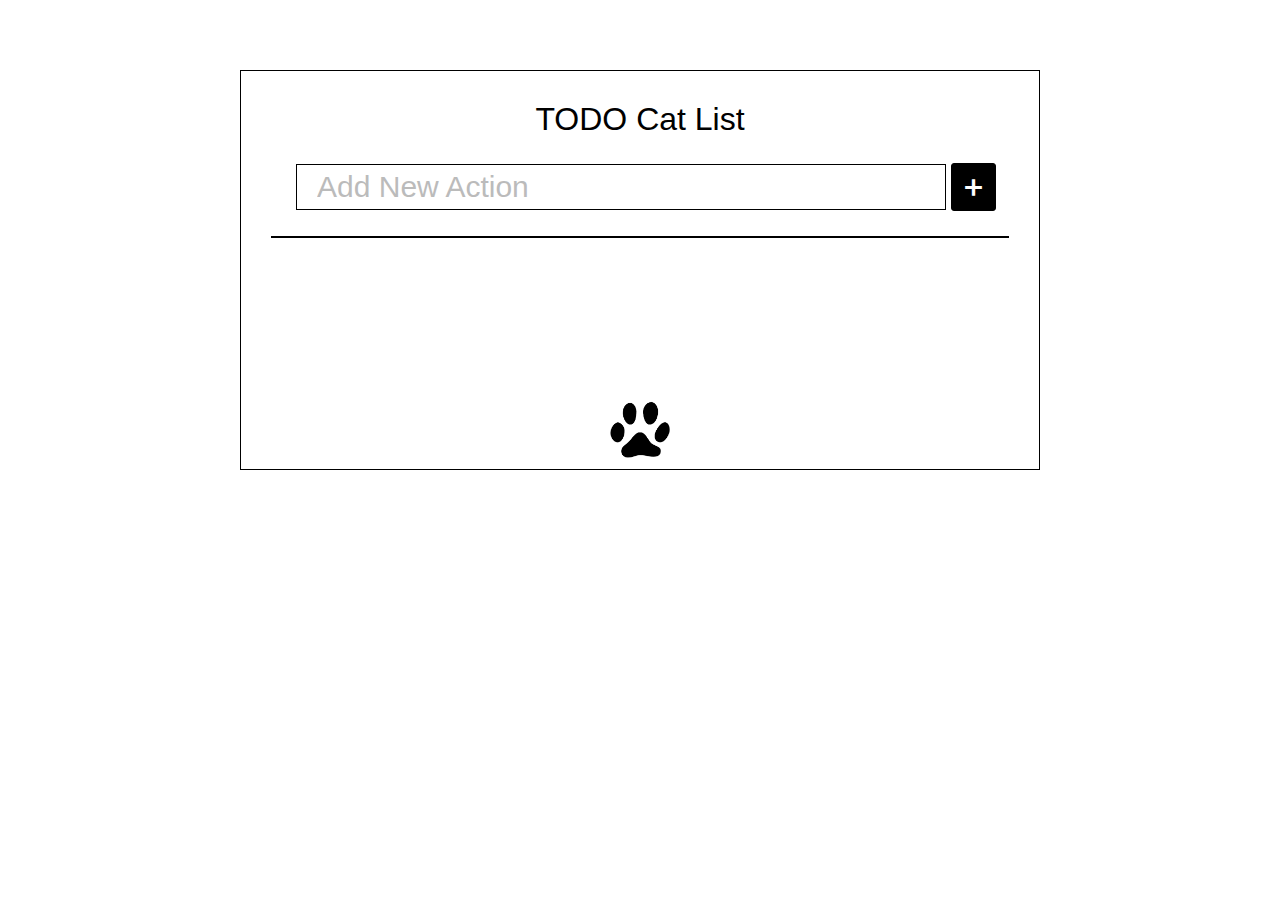
<file: FE_9_11_homework_dom/homework/index.html>
<!DOCTYPE html>
<html lang="en">
<head>
  <meta charset="UTF-8">
  <title>Homework 11 - TODO Cat List</title>
  <link rel="stylesheet" href="./assets/material-icons/material-icons.css">
  <link rel="stylesheet" href="./assets/styles.css">
</head>
<body>
  <div id="root" class="wrapper">
  	<div class="todo-cat">
  		<header>
  			<h1 class="todo-cat-header">TODO Cat List</h1>
  			<p id="warning_list-limit"></p>
  		</header>
  		<form class="form">
            <input id="taskInput" placeholder="Add New Action" required>
            <button id="addTaskButton"><i class="material-icons">add</i></button>
        </form>
  		<div id="list"></div>
  		<footer class="todo-cat-footer">
  			<img class="paw-img" src="assets/img/cat.png" alt="Cat Paw">
  		</footer>
  	</div>
  </div>

  <script src="./src/app.js"></script>
</body>
</html>
</file>
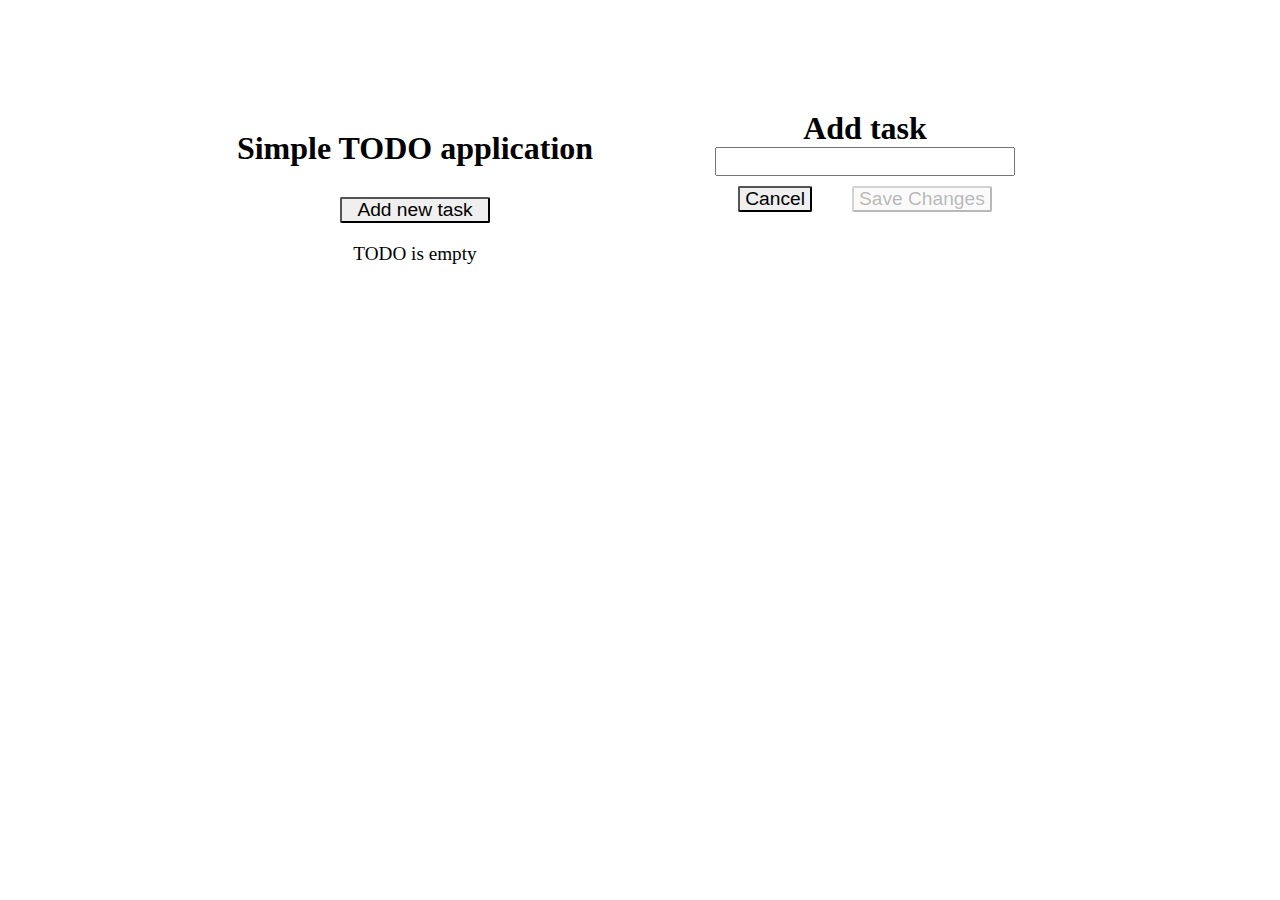
<file: FE_9_12_homework_bom/homework/index.html>
<!DOCTYPE html>
<html lang="en">
<head>
  <meta charset="UTF-8">
  <title>Homework 12 - Simple TODO List</title>
  <link rel="stylesheet" href="./assets/styles.css">
</head>
<body>
  <div id="root">
    <div class="application-view" id="main">
      <header>
        <h1 class="todo-header">Simple TODO application</h1>
      </header>
      <button class="add-new-btn" id="add">Add new task</button>
      <p class="todo-notifier">TODO is empty</p>
    </div>
  </div>

  <script src="./src/app.js"></script>
</body>
</html>
</file>
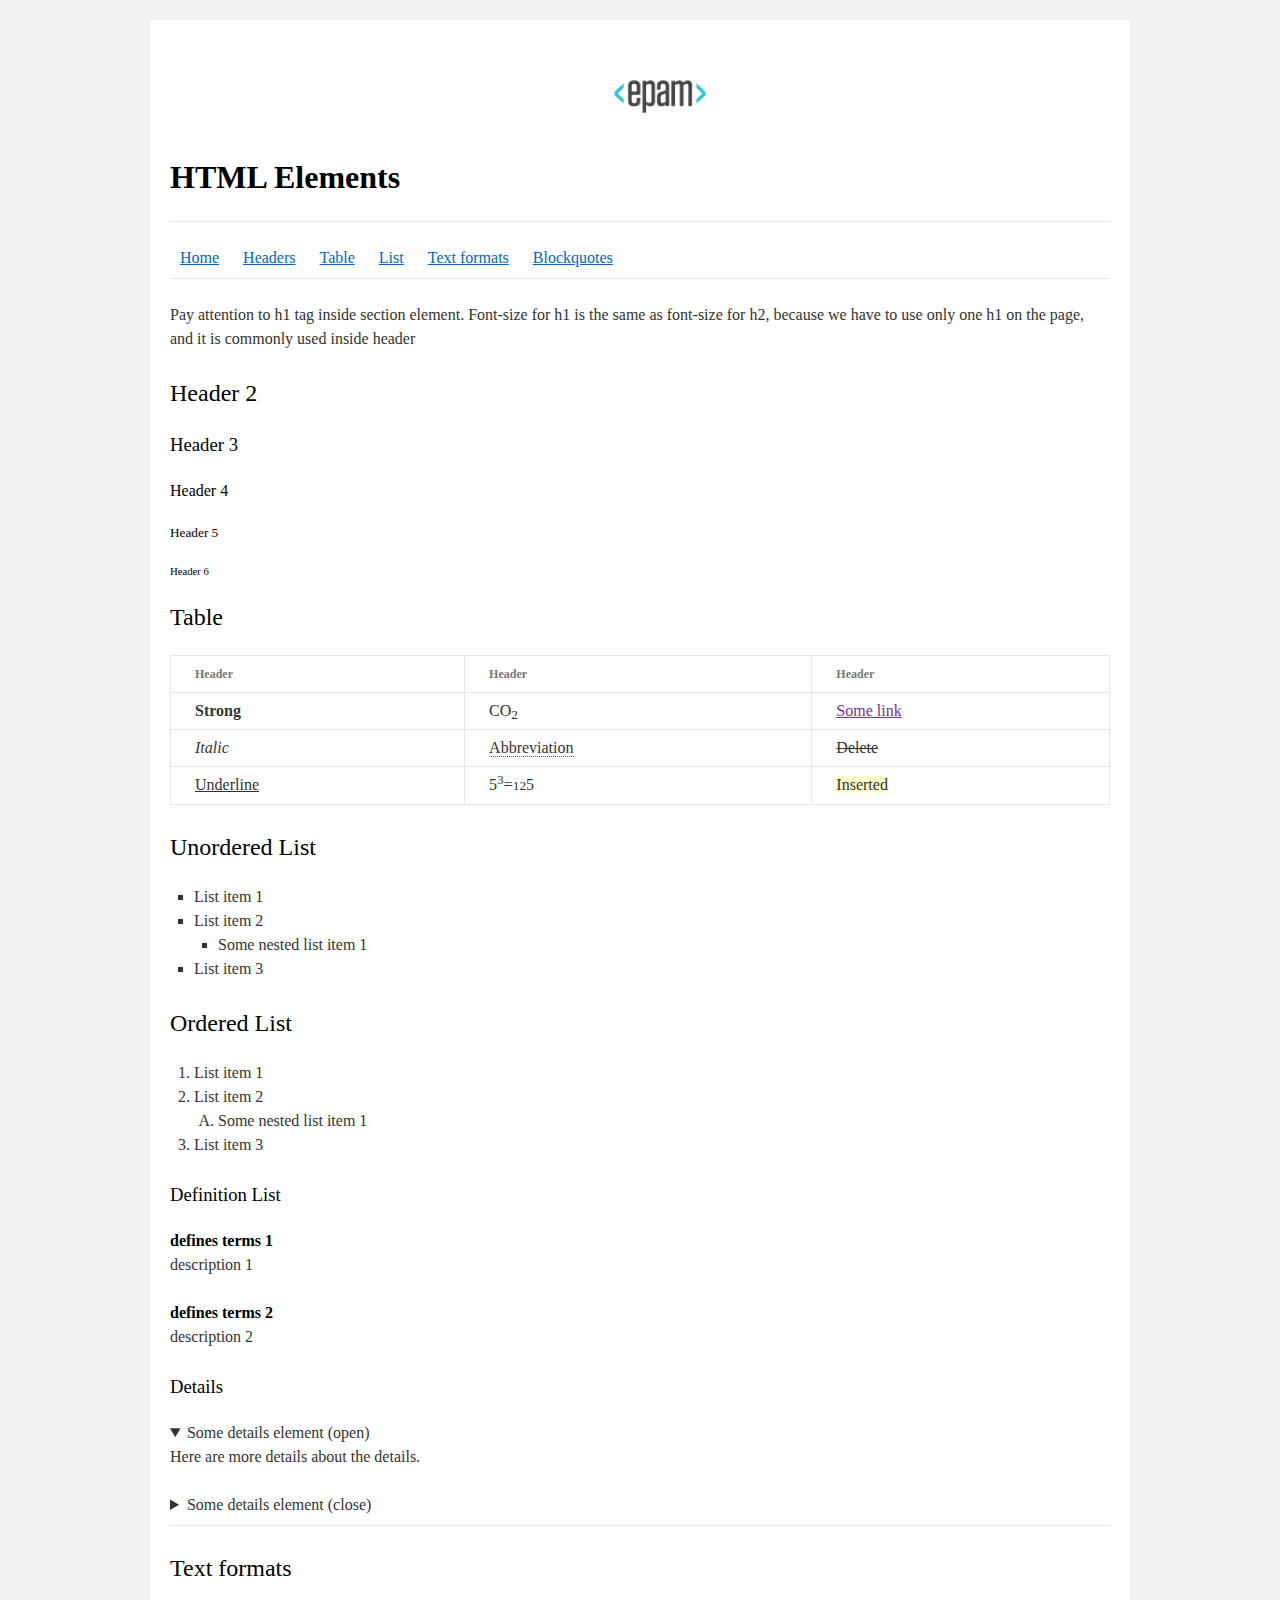
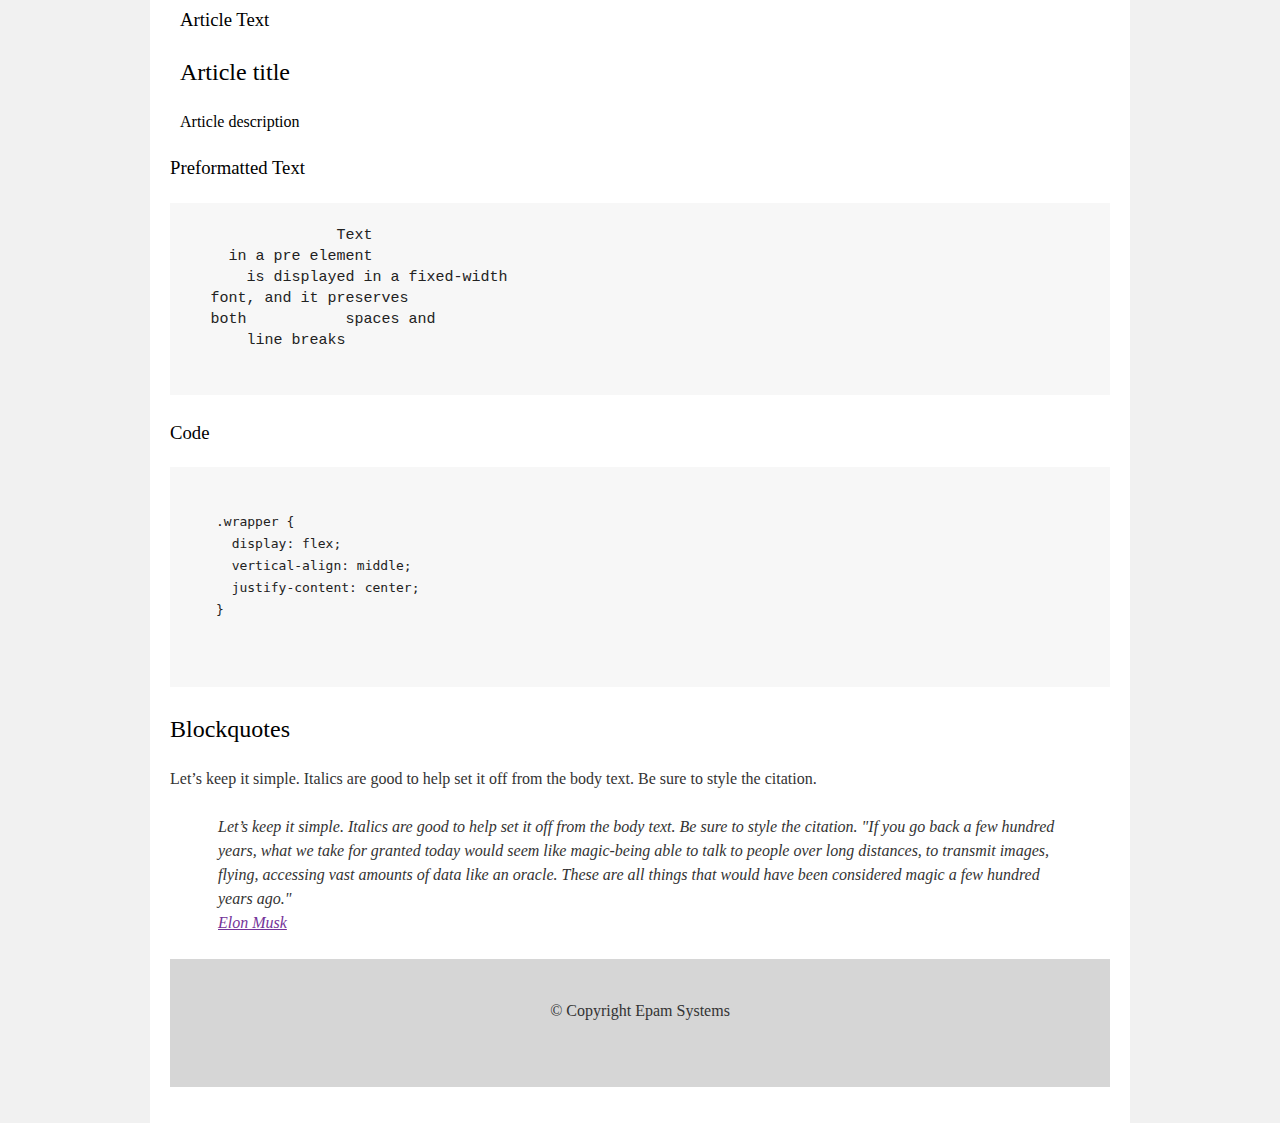
<file: FE_9_1_homework_html-basics/homework/index.html>
<!DOCTYPE html>
<html>

<head>
  <meta charset="utf-8">
  <title>HTML Basics</title>
  <link rel="stylesheet" href="style.css">
</head>

<body>
  <div id="wrapper">
    <div id="main">
      <div id="container">
        <div id="content" role="main">
          <!-- TODO: Content goes here -->
          <header id="home">
            <img src="logo.png" alt="Epam logo">
            <h1><b>HTML Elements</b></h1>
            <hr/>
            <nav>
              <a href="#">Home</a>
              <a href="#">Headers</a>
              <a href="#">Table</a>
              <a href="#">List</a>
              <a href="#">Text formats</a>
              <a href="#">Blockquotes</a>
            </nav>
            <hr/>
          </header>
          
          <main>
            <aside>
              <p>Pay attention to h1 tag inside section element. Font-size for h1 is the same as font-size for h2, because we have to use only one h1 on the page, and it is commonly used inside header</p>
            </aside>

            <h2>Header 2</h2>
            <h3>Header 3</h3>
            <h4>Header 4</h4>
            <h5>Header 5</h5>
            <h6>Header 6</h6>
            <h2>Table</h2>
            <table>
              <thead>
               <tr>
                  <th>Header</th>
                  <th>Header</th>
                  <th>Header</th>
               </tr>
              </thead>
              <tr>
                <td><strong>Strong</strong></td>
                <td>CO<sub>2</sub></td>
                <td><a href="">Some link</a></td>
              </tr> 
              <tr>
                <td><i>Italic</i></td>
                <td><abbr>Abbreviation</abbr></td>
                <td><del>Delete</del></td>
              </tr>
              <tr>
                <td><u>Underline</u></td>
                <td>5<sup>3</sup>=<small>12</small>5</td>
                <td><ins>Inserted</ins></td>
              </tr>
            </table>

            <h2>Unordered List</h2>

            <ul>
              <li>List item 1</li>
              <li>List item 2
                <ul>
                  <li>Some nested list item 1</li>
                </ul>
              </li>
              <li>List item 3</li>
            </ul>

            <h2>Ordered List</h2>

            <ol>
              <li>List item 1</li>
              <li>List item 2
                <ol>
                  <li>Some nested list item 1</li>
                </ol>
              </li>
              <li>List item 3</li>
            </ol>

            <h3>Definition List</h3>

            <dl>
              <dt>defines terms 1</dt>
                <dd>description 1</dd>
              <dt>defines terms 2</dt>
                <dd>description 2</dd>
            </dl>

            <h3>Details</h3>

            <details open>
              <summary>Some details element (open)</summary>
              <p>Here are more details about the details.</p>
            </details>

            <details>
              <summary>Some details element (close)</summary>
              <p>Here are more details about the details.</p>
            </details>

            <hr/>

            <h2>Text formats</h2>

            <article>
              <h3>Article Text</h3>
              <h2>Article title</h2>
              <h4>Article description</h4>
            </article>

            <h3>Preformatted Text</h3>

            <pre>
                Text
    in a pre element
      is displayed in a fixed-width
  font, and it preserves
  both           spaces and
      line breaks
            </pre>

            <h3>Code</h3>
            <pre>
              <code>         
   .wrapper {
     display: flex;
     vertical-align: middle;
     justify-content: center;
   } 
              </code>
            </pre>
            <h2>Blockquotes</h2>

            <p>Let’s keep it simple. Italics are good to help set it off from the body text. Be sure to style the citation.</p>
            <blockquote>
              <p>
                Let’s keep it simple. Italics are good to help set it off from the body text. Be sure to style the citation.
                "If you go back a few hundred years, what we take for granted today would seem like magic-being able to talk to people over long distances, to transmit images, flying, accessing vast amounts of data like an oracle. These are all things that would have been considered magic a few hundred years ago."  <br>          
                <a href="">Elon Musk</a>
              </p>
            </blockquote>
          </main>
          
          <footer>
            <p>© Copyright Epam Systems</p>
          </footer>
        </div>
      </div>
    </div>
  </div>
</body>

</html>
</file>
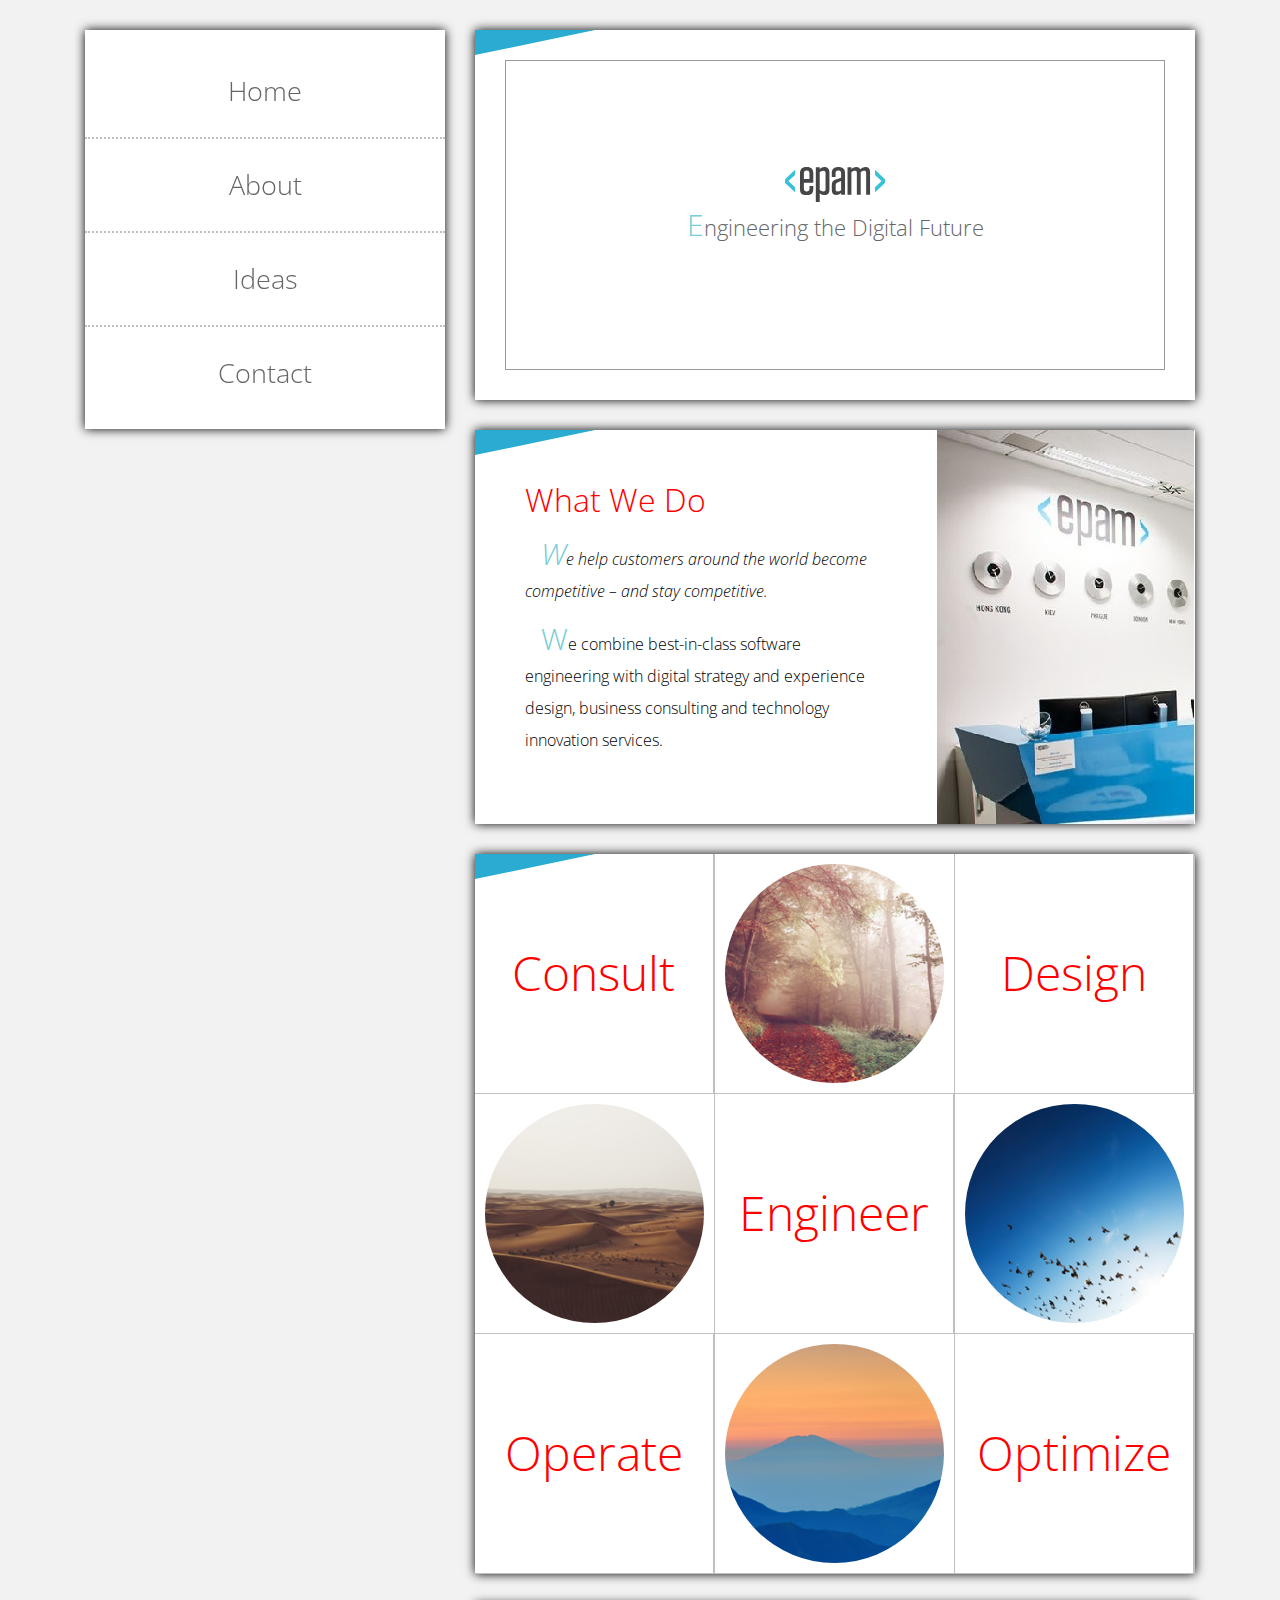
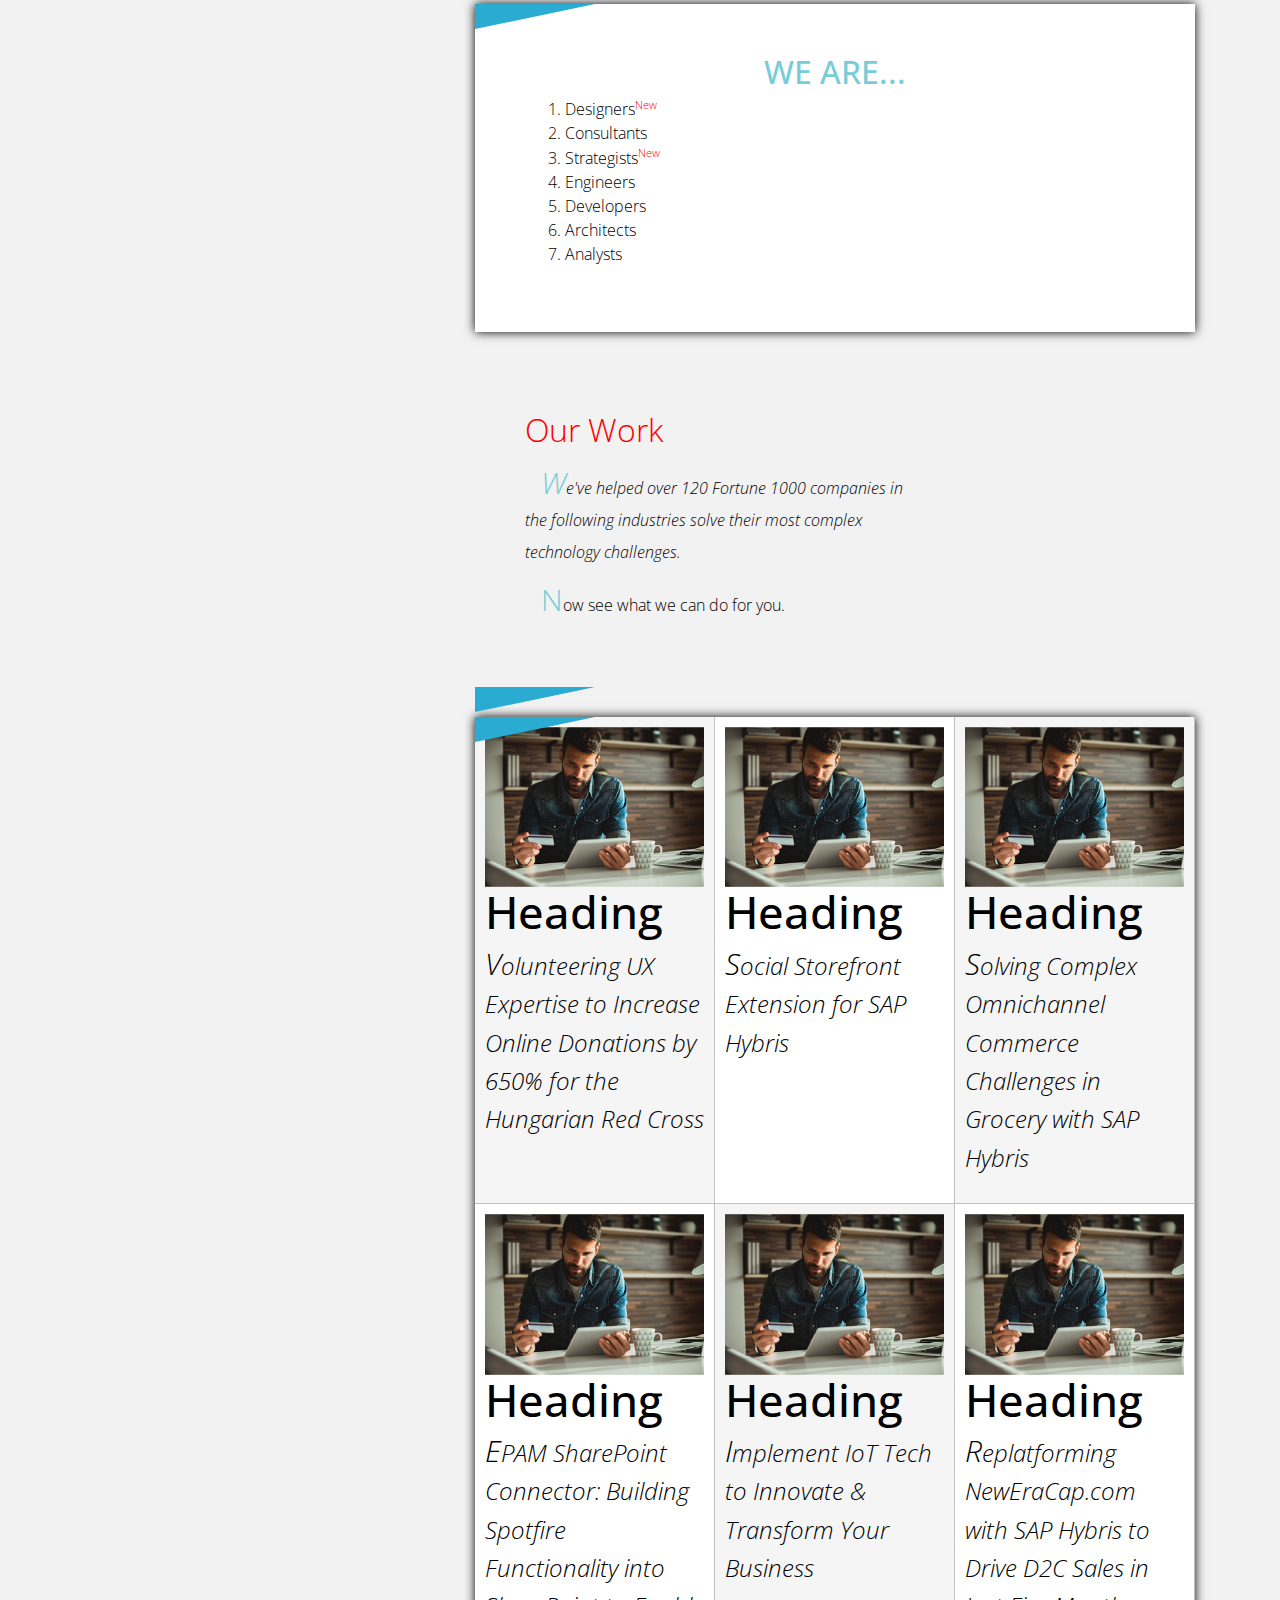
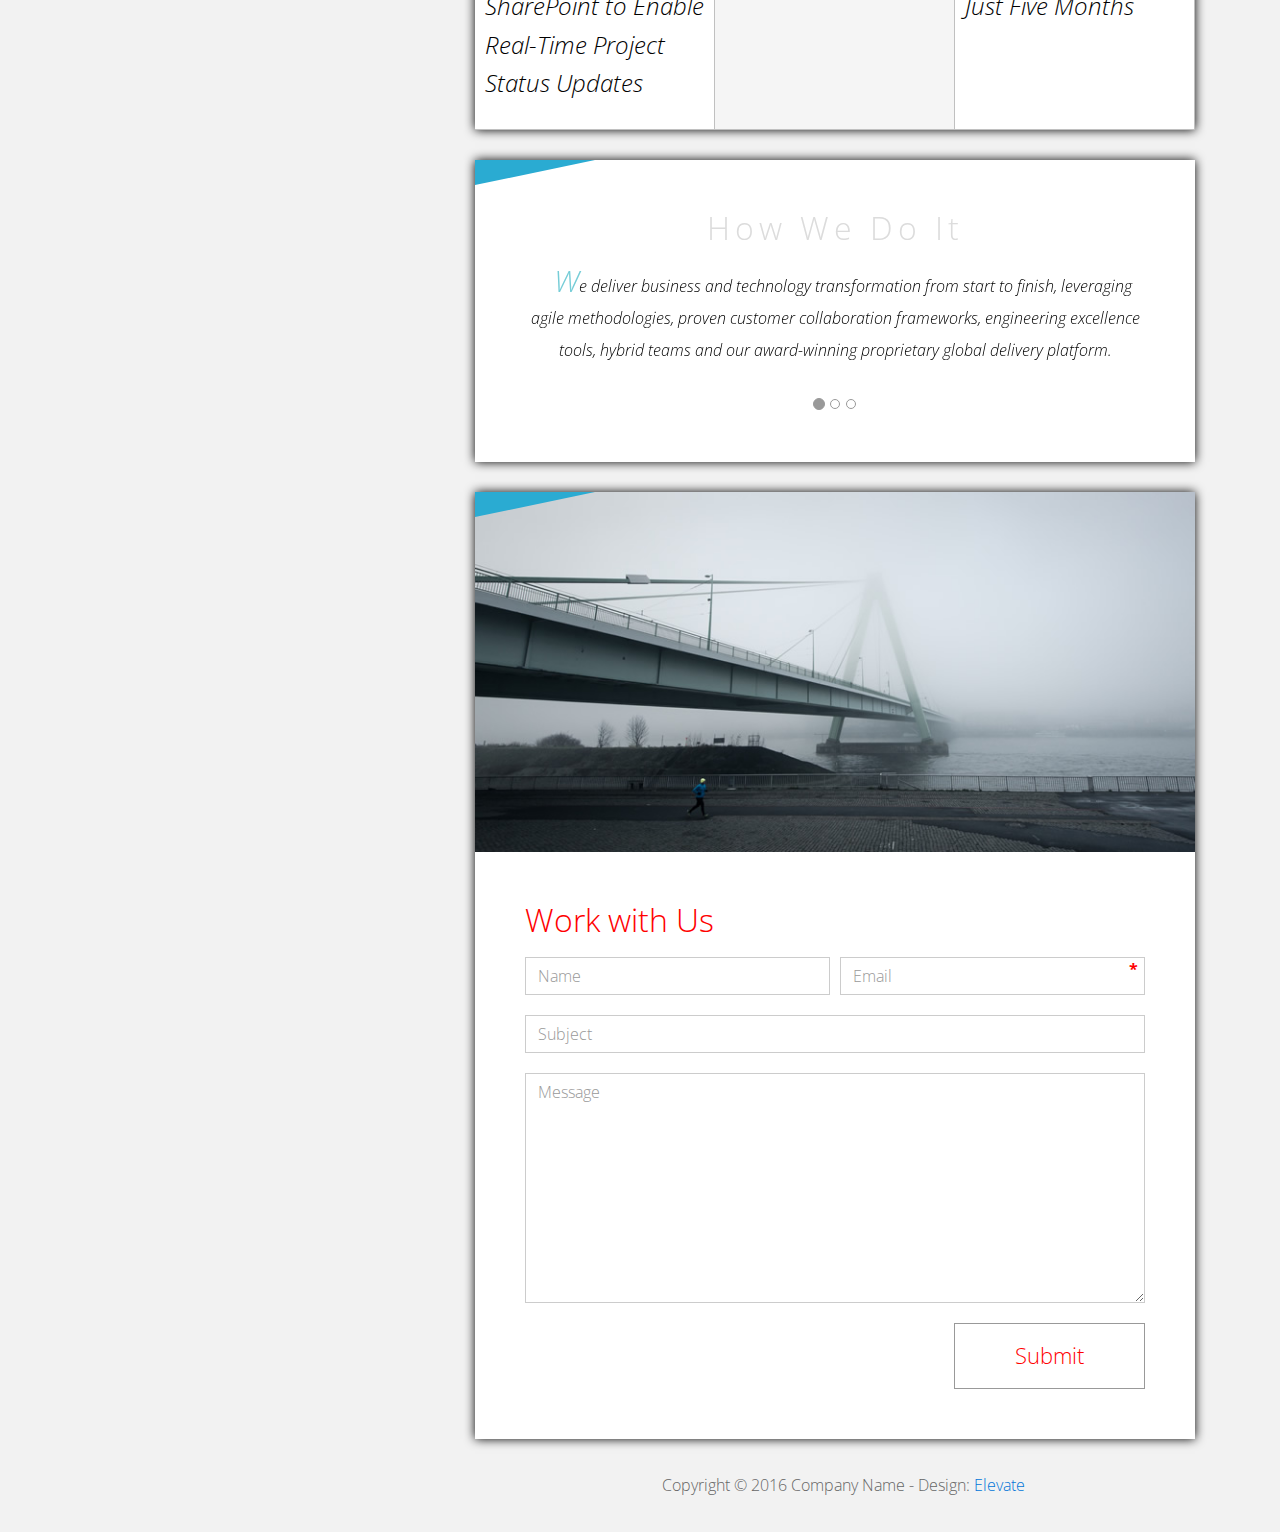
<file: FE_9_2_homework_css-basics/homework/index.html>
<!DOCTYPE html>
<html lang="en">
<head>
  <meta charset="utf-8">
  <meta http-equiv="X-UA-Compatible" content="IE=edge">
  <meta name="viewport" content="width=device-width, initial-scale=1">

  <title>CSS Basic HW</title>



  <!-- load stylesheets -->
  <link rel="stylesheet" href="http://fonts.googleapis.com/css?family=Open+Sans:300,400">
  <!-- Google web font "Open Sans" -->
  <link rel="stylesheet" href="css/bootstrap.min.css">
  <!-- Bootstrap style -->
  <link rel="stylesheet" href="css/general.css">
  <link rel="stylesheet" href="css/style.css">
  <!-- Templatemo style -->
</head>

<body>
<div class="container">

  <div class="tm-sidebar">
    <nav class="tm-main-nav">
      <ul>
        <li class="tm-nav-item"><a href="#home" class="tm-nav-item-link">Home</a></li>
        <li class="tm-nav-item"><a href="#about" class="tm-nav-item-link">About</a></li>
        <li class="tm-nav-item"><a href="#ideas" class="tm-nav-item-link">Ideas</a></li>
        <li class="tm-nav-item"><a href="#contact" class="tm-nav-item-link">Contact</a></li>
      </ul>
    </nav>
  </div>

  <div class="tm-main-content">

    <div id="home" class="tm-content-box margin-b-10">
      <div class="tm-banner">
        <div class="tm-banner-inner">
          <img src="img/EPAM_logo.svg" width="100" alt="">
          <p class="tm-banner-text">Engineering the Digital Future</p>
        </div>
      </div>
    </div>

    <section>
      <div class="tm-content-box flex-2-col">

        <div class="pad flex-item tm-team-description-container">
          <h2 class="tm-section-title">What We Do</h2>
          <p class="tm-section-description">We help customers around the world become competitive – and stay competitive.</p>
          <p class="tm-section-description"> We combine best-in-class software engineering with digital strategy and experience design, business consulting and technology innovation services.</p>
        </div>
        <div class="flex-item">
          <img src="img/image.jpg" alt="">
        </div>
        

      </div>
      <div id="about" class="tm-content-box">

        <ul class="boxes gallery-container">
          <li class="box box-bg">
            <h2 class="tm-section-title tm-section-title-box tm-box-bg-title">Consult</h2>
          </li>
          <li class="box">
            <a href="img/idea-large-01.jpg"><img src="img/idea-01.jpg" alt="Image"
                                                 class="img-fluid thumbnail"></a>
          </li>
          <li class="box box-bg">
            <h2 class="tm-section-title tm-section-title-box tm-box-bg-title">Design</h2>
          </li>
          <li class="box">
            <a href="img/idea-large-02.jpg"><img src="img/idea-02.jpg" alt="Image"
                                                 class="img-fluid thumbnail"></a>
          </li>
          <li class="box box-bg">
            <h2 class="tm-section-title tm-section-title-box tm-box-bg-title">Engineer</h2>
          </li>
          <li class="box">
            <a href="img/idea-large-03.jpg"><img src="img/idea-03.jpg" alt="Image"
                                                 class="img-fluid thumbnail"></a>
          </li>
          <li class="box box-bg">
            <h2 class="tm-section-title tm-section-title-box tm-box-bg-title">Operate</h2>
          </li>
          <li class="box">
            <a href="img/idea-large-04.jpg"><img src="img/idea-04.jpg" alt="Image"
                                                 class="img-fluid thumbnail"></a>
          </li>
          <li class="box box-bg">
            <h2 class="tm-section-title tm-section-title-box tm-box-bg-title">Optimize</h2>
          </li>
        </ul>

      </div>

    </section>

    <!-- slider -->
    <section class="heading tm-content-box">
      <div class="pad">
        <h2> WE ARE...</h2>
        <ol>
          <li><a href="index.html" class="text">Designers</a></li>
          <li><a href="index.html">Consultants</a></li>
          <li><a href="#" class="text">Strategists</a></li>
          <li><a href="#">Engineers</a></li>
          <li><a href="#">Developers</a></li>
          <li><a href="#">Architects</a></li>
          <li><a href="#">Analysts</a></li>
        </ol>
      </div>
    </section>

    <section class="blocks">
       <div class="pad flex-item tm-team-description-container">
          <h2 class="tm-section-title">Our Work</h2>
          <p class="tm-section-description">We've helped over 120 Fortune 1000 companies in the following industries solve their most complex technology challenges. </p>
          <p class="tm-section-description"> Now see what we can do for you.</p>
        </div>
      <div class="tm-content-box flex-2-col">
      </div>
      <div  class="tm-content-box">
        <ul class="boxes gallery-container">
          <li class="box">
            <img src="img/image-1.jpg" alt="Image" class="img-fluid">
            <div>
              <h2>Heading</h2>
              <p>Volunteering UX Expertise to Increase Online Donations by 650% for the Hungarian Red Cross</p>
            </div>
          </li>
          <li class="box">
            <img src="img/image-1.jpg" alt="Image" class="img-fluid">
            <div>
              <h2>Heading</h2>
              <p>Social Storefront Extension for SAP Hybris</p>
            </div>
          </li>
          <li class="box">
            <img src="img/image-1.jpg" alt="Image" class="img-fluid">
            <div>
              <h2>Heading</h2>
              <p>Solving Complex Omnichannel Commerce Challenges in Grocery with SAP Hybris</p>
            </div>
          </li>
          <li class="box">
            <img src="img/image-1.jpg" alt="Image" class="img-fluid">
            <div>
              <h2>Heading</h2>
              <p>EPAM SharePoint Connector: Building Spotfire Functionality into SharePoint to Enable Real-Time Project Status Updates</p>
            </div>
          </li>
          <li class="box">
            <img src="img/image-1.jpg" alt="Image" class="img-fluid">
            <div>
              <h2>Heading</h2>
              <p>Implement IoT Tech to Innovate &amp; Transform Your Business</p>
            </div>
          </li>
          <li class="box">
            <img src="img/image-1.jpg" alt="Image" class="img-fluid">
            <div>
              <h2>Heading</h2>
              <p>Replatforming NewEraCap.com with SAP Hybris to Drive D2C Sales in Just Five Months</p>
            </div>
          </li>
        </ul>

      </div>
    </section>

    <section id="ideas">
      <div id="tmCarousel" class="carousel slide tm-content-box" data-ride="carousel">

        <ol class="carousel-indicators">
          <li data-target="#tmCarousel" data-slide-to="0" class="active"></li>
          <li data-target="#tmCarousel" data-slide-to="1" class=""></li>
          <li data-target="#tmCarousel" data-slide-to="2" class=""></li>
        </ol>

        <div class="carousel-inner" role="listbox">

          <div class="carousel-item active">
            <div class="carousel-content">
              <div class="flex-item">
                <h2 class="tm-section-title">How We Do It</h2>
                <p class="tm-section-description carousel-description">We deliver business and technology transformation from start to finish, leveraging agile methodologies, proven customer collaboration frameworks, engineering excellence tools, hybrid teams and our award-winning proprietary global delivery platform.</p>
              </div>
            </div>
          </div>

          <div class="carousel-item">
            <div class="carousel-content">
              <div class="flex-item">
                <h2 class="tm-section-title">Our Clients</h2>
                <p class="tm-section-description carousel-description">Lorem ipsum dolor sit amet,
                  consectetur adipiscing elit. Quisque vel nisi pharetra nibh varius pharetra ac
                  sagittis nisi. Etiam pharetra vestibulum hendrerit. Pellentesque interdum metus
                  sed massa rutrum.</p>
              </div>
            </div>
          </div>

          <div class="carousel-item">
            <div class="carousel-content">
              <div class="flex-item">
                <h2 class="tm-section-title">Our Projects</h2>
                <p class="tm-section-description carousel-description">Donec ex libero, fringilla
                  vitae purus sit amet, rhoncus pharetra lorem. Pellentesque id sem id lacus
                  ultricies vehicula. Aliquam rutrum mi non. Pellentesque interdum metus sed massa
                  rutrum.</p>
              </div>
            </div>
          </div>

        </div>

      </div>
    </section>

    <section class="tm-content-box">
      <img src="img/contact.jpg" alt="Contact image" class="img-fluid">

      <div id="contact" class="pad">
        <h2 class="tm-section-title">Work with Us</h2>
        <form action="#contact" method="get" class="contact-form">

          <div class="form-group col-xs-12 col-sm-12 col-md-6 col-lg-6 form-group-2-col-left">
            <input type="text" id="contact_name" name="contact_name" class="form-control"
                   placeholder="Name" required/>
          </div>
          <div class="form-group col-xs-12 col-sm-12 col-md-6 col-lg-6 form-group-2-col-right mandatory-field">
            <input type="email" id="contact_email" name="contact_email" class="form-control"
                   placeholder="Email" required/>
          </div>
          <div class="form-group">
            <input type="text" id="contact_subject" name="contact_subject" class="form-control"
                   placeholder="Subject" required/>
          </div>
          <div class="form-group">
            <textarea id="contact_message" name="contact_message" class="form-control" rows="9"
                      placeholder="Message" required></textarea>
          </div>

          <button type="submit" class="btn btn-primary submit-btn">Submit</button>

        </form>
      </div>
    </section>

    <footer class="tm-footer">
      <p class="text-xs-center">Copyright &copy; 2016 Company Name

        - Design: <a rel="nofollow" href="http://www.templatemo.com/tm-481-elevate"
                     target="_parent">Elevate</a></p>
    </footer>

  </div>

</div>

</body>
</html>
</file>
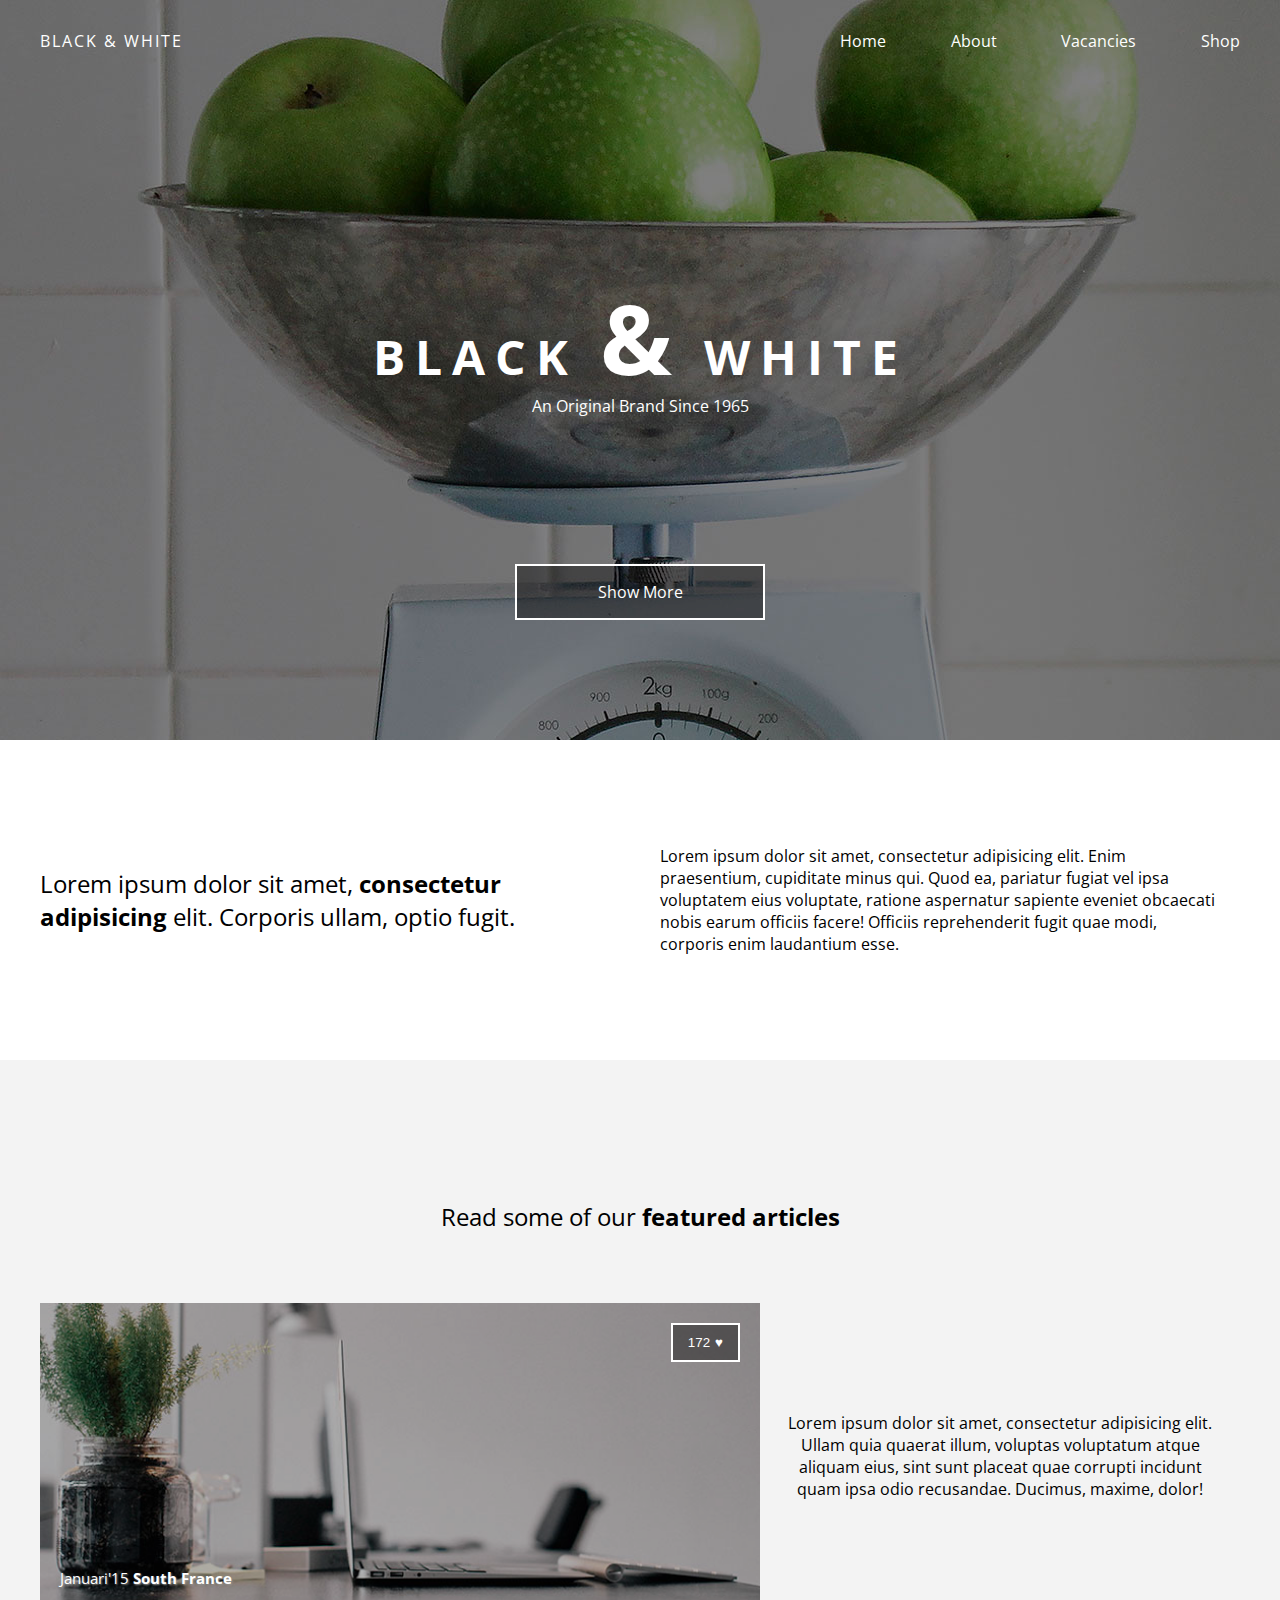
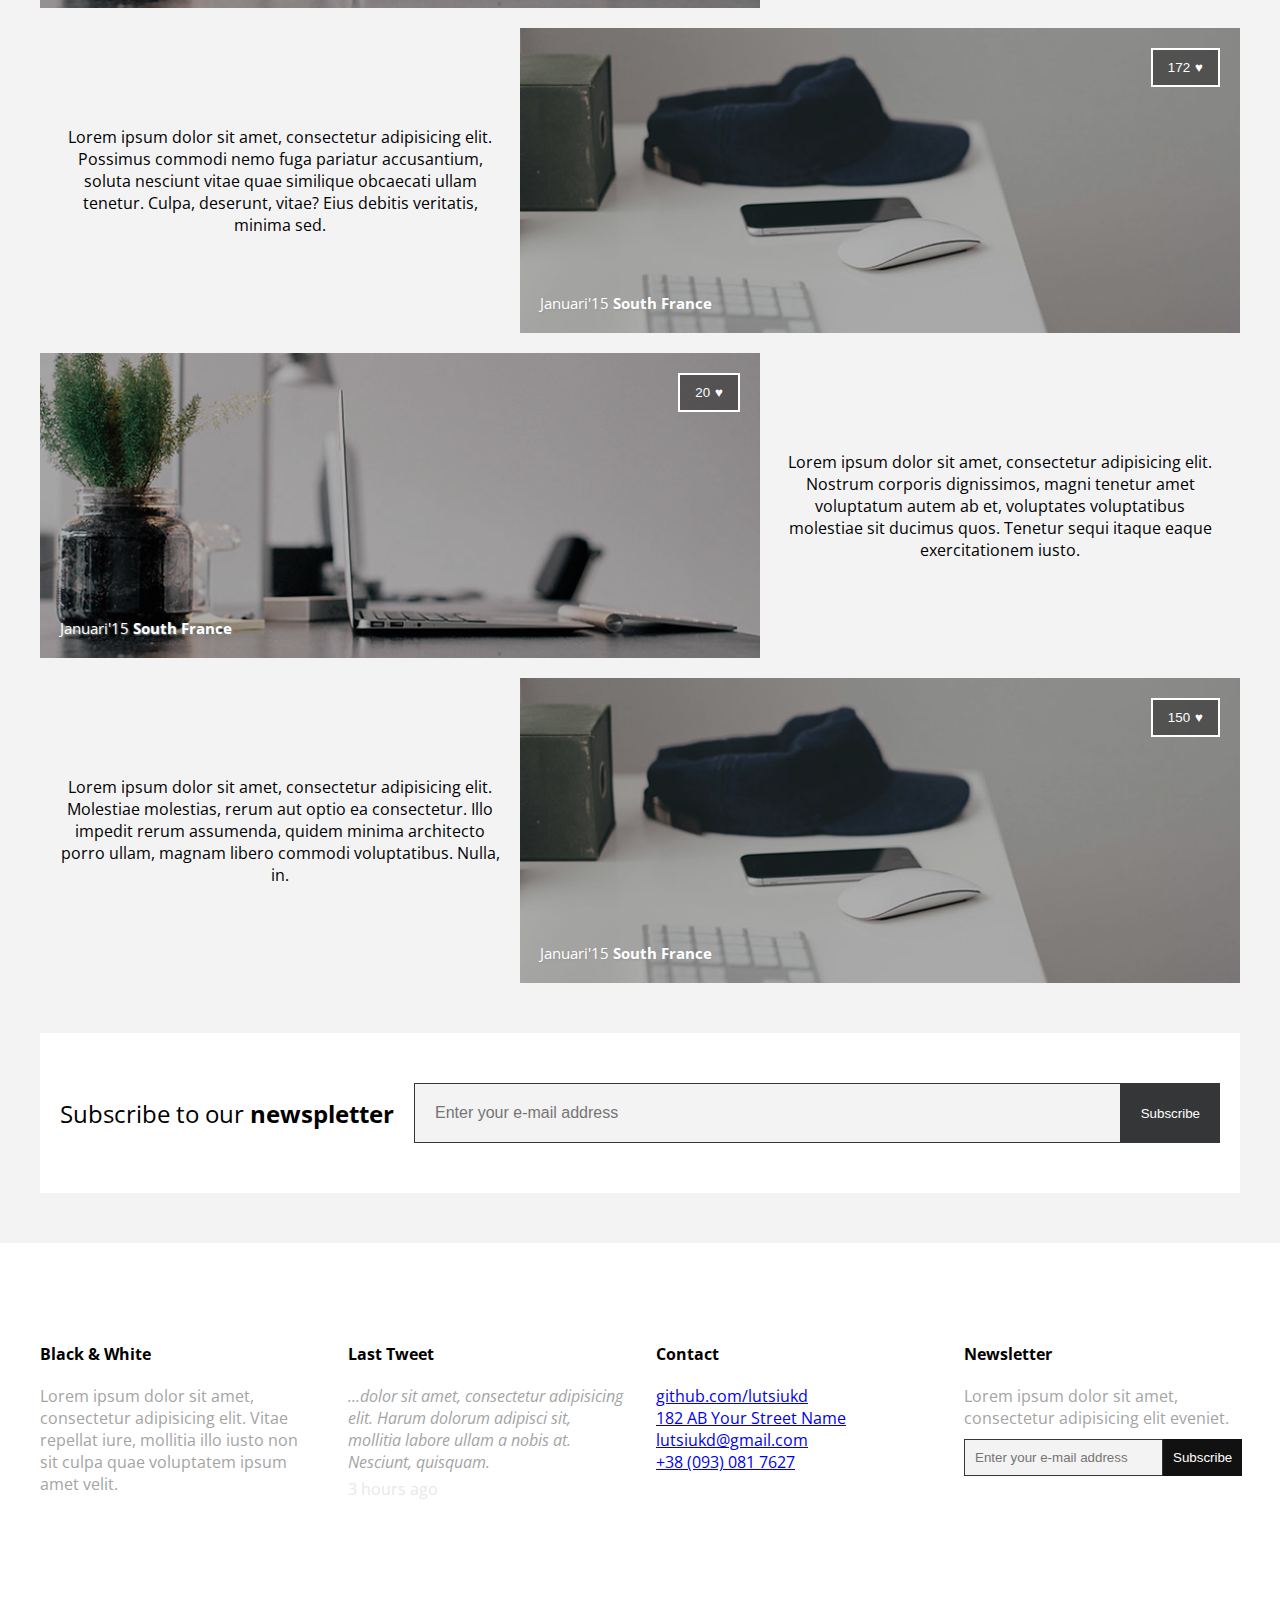
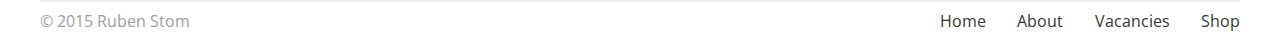
<file: FE_9_4_homework_css-layouts/homework/index.html>
<!DOCTYPE html>
<html lang="en">
<head>
  <meta charset="UTF-8">
  <meta name="viewport" content="width=device-width, initial-scale=1.0">
  <meta http-equiv="X-UA-Compatible" content="ie=edge">
  <title>CSS Layouts</title>
  <link href="css/style.css" rel="stylesheet">
  <link href="https://fonts.googleapis.com/css?family=Open+Sans" rel="stylesheet preload">
</head>
<body>
	<header class="header">
		<div class="wrapper">
			<div class="top-nav">
				<a href="#" class="logo">BLACK & WHITE</a>
				<nav>
					<ul class="main-nav">
						<li><a href="#" class="main-nav-item">Home</a></li>
						<li><a href="#" class="main-nav-item">About</a></li>
						<li><a href="#" class="main-nav-item">Vacancies</a></li>
						<li><a href="#" class="main-nav-item">Shop	</a></li>
					</ul>
				</nav>
			</div>
			<div class="brand">
				<h1 class="brand-header">BLACK <span class="brand-amp">&</span> WHITE</h1>
                <p class="brand-description">An Original Brand Since 1965</p>
			</div>
			<a href="#" class="show-more-btn">Show More</a>
		</div>
	</header>
	<main>
		<section class="about">
			<div class="wrapper">
				<div class="about-content">
					<h2 class="about-header">Lorem ipsum dolor sit amet, <strong>consectetur adipisicing</strong> elit. Corporis ullam, optio fugit.</h2>
					<p class="about-text">Lorem ipsum dolor sit amet, consectetur adipisicing elit. Enim praesentium, cupiditate minus qui. Quod ea, pariatur fugiat vel ipsa voluptatem eius voluptate, ratione aspernatur sapiente eveniet obcaecati nobis earum officiis facere! Officiis reprehenderit fugit quae modi, corporis enim laudantium esse.</p>
				</div>	
			</div>
		</section>
		<section class="featured-articles">
	        <div class="wrapper">
	            <h2 class="featured-articles-header">Read some of our <strong>featured articles</strong></h2>
	            <article class="featured-article">
	                <div class="featured-article-image-wrapper">
	                    <a href="#"  title="Read more!">
	                        <img src="img/sample.jpg" alt="Alt text here">
	                        <h2 class="featured-article-header">Januari'15 <strong>South France</strong></h2>
	                    </a>
	                    <button class="featured-article-like" title="Like!">172</button>
	                </div>
	                <p class="featured-article-intro">Lorem ipsum dolor sit amet, consectetur adipisicing elit. Ullam quia quaerat illum, voluptas voluptatum atque aliquam eius, sint sunt placeat quae corrupti incidunt quam ipsa odio recusandae. Ducimus, maxime, dolor!</p>
	            </article>
	            <article class="featured-article">
	                <div class="featured-article-image-wrapper">
	                    <a href="#"  title="Read more!">
	                        <img src="img/sample3.jpg" alt="Alt text here">
	                        <h2 class="featured-article-header">Januari'15 <strong>South France</strong></h2>
	                    </a>
	                    <button class="featured-article-like" title="Like!">172</button>
	                </div>
	                <p class="featured-article-intro">Lorem ipsum dolor sit amet, consectetur adipisicing elit. Possimus commodi nemo fuga pariatur accusantium, soluta nesciunt vitae quae similique obcaecati ullam tenetur. Culpa, deserunt, vitae? Eius debitis veritatis, minima sed.</p>
	            </article>
	            <article class="featured-article">
	                <div class="featured-article-image-wrapper">
	                    <a href="#"  title="Read more!">
	                        <img src="img/sample.jpg" alt="Alt text here">
	                        <h2 class="featured-article-header">Januari'15 <strong>South France</strong></h2>
	                    </a>
	                    <button class="featured-article-like" title="Like!">20</button>
	                </div>
	                <p class="featured-article-intro">Lorem ipsum dolor sit amet, consectetur adipisicing elit. Nostrum corporis dignissimos, magni tenetur amet voluptatum autem ab et, voluptates voluptatibus molestiae sit ducimus quos. Tenetur sequi itaque eaque exercitationem iusto.</p>
	            </article>
	            <article class="featured-article">
	                <div class="featured-article-image-wrapper">
	                    <a href="#"  title="Read more!">
	                        <img src="img/sample3.jpg" alt="Alt text here">
	                        <h2 class="featured-article-header">Januari'15 <strong>South France</strong></h2>
	                    </a>
	                    <button class="featured-article-like" title="Like!">150</button>
	                </div>
	                <p class="featured-article-intro">Lorem ipsum dolor sit amet, consectetur adipisicing elit. Molestiae molestias, rerum aut optio ea consectetur. Illo impedit rerum assumenda, quidem minima architecto porro ullam, magnam libero commodi voluptatibus. Nulla, in.</p>
	            </article>
	            <section class="newsletter-subscription">
	                <h2 class="newsletter-subscription-header">Subscribe to our <strong>newspletter</strong></h2>
	                <form action="/subscribtion" method="post" class="newsletter-subscription-form">
	                    <input type="email" name="email" class="newsletter-subscription-email" placeholder="Enter your e-mail address" required>
	                    <input type="submit" class="newsletter-subscription-btn" value="Subscribe">
	                </form>
	            </section>
	        </div>
   		</section>
	</main>
	<footer>
	    <div class="wrapper">
	        <section class="footer-info">
	            <div class="footer-about">
	                <h4 class="footer-info-header">Black & White</h4>
	                <p class="footer-text">Lorem ipsum dolor sit amet, consectetur adipisicing elit. Vitae repellat iure, mollitia illo iusto non sit culpa quae voluptatem ipsum amet velit.</p>
	            </div>
	            <div class="footer-last-tweet">
	                <h4 class="footer-info-header">Last Tweet</h4>
	                <blockquote class="footer-last-tweet-text">...dolor sit amet, consectetur adipisicing elit. Harum dolorum adipisci sit, mollitia labore ullam a nobis at. Nesciunt, quisquam.</blockquote>
	                <p class="footer-last-tweet-time">3 hours ago</p>
	            </div>
	            <div class="footer-contact">
	                <h4 class="footer-info-header">Contact</h4>
	                <p class="footer-text"><a href="https://github.com/lutsiukd">github.com/lutsiukd</a></p>
	                <p class="footer-text"><a href="https://www.google.com/maps/">182 AB Your Street Name</a></p>
	                <p class="footer-text"><a href="mailto:lutsiukd@gmail.com">lutsiukd@gmail.com</a></p>
	                <p class="footer-text"><a href="tel:+380930817627">+38 (093) 081 7627</a></p>
	            </div>
	            <div class="footer-newsletter">
	                <h4 class="footer-info-header">Newsletter</h4>
	                <p class="footer-text">Lorem ipsum dolor sit amet, consectetur adipisicing elit eveniet.</p>
	                <form action="/subscribtion" method="post" class="newsletter-subscription-form-footer">
	                    <input type="email" name="email" class="newsletter-subscription-email-footer" placeholder="Enter your e-mail address" required>
	                    <input type="submit" class="newsletter-subscription-btn-footer" value="Subscribe">
	                </form>
	            </div>
	        </section>
	        <div class="footer-bottom">
	            <p class="footer-copyright">&copy; 2015 Ruben Stom</p>
	            <ul class="footer-nav">
	                <li><a href="#" class="footer-nav-item">Home</a></li>
	                <li><a href="#" class="footer-nav-item">About</a></li>
	                <li><a href="#" class="footer-nav-item">Vacancies</a></li>
	                <li><a href="#" class="footer-nav-item">Shop</a></li>
	            </ul>
	        </div>
	    </div>
	</footer>


</body>
</html>
</file>
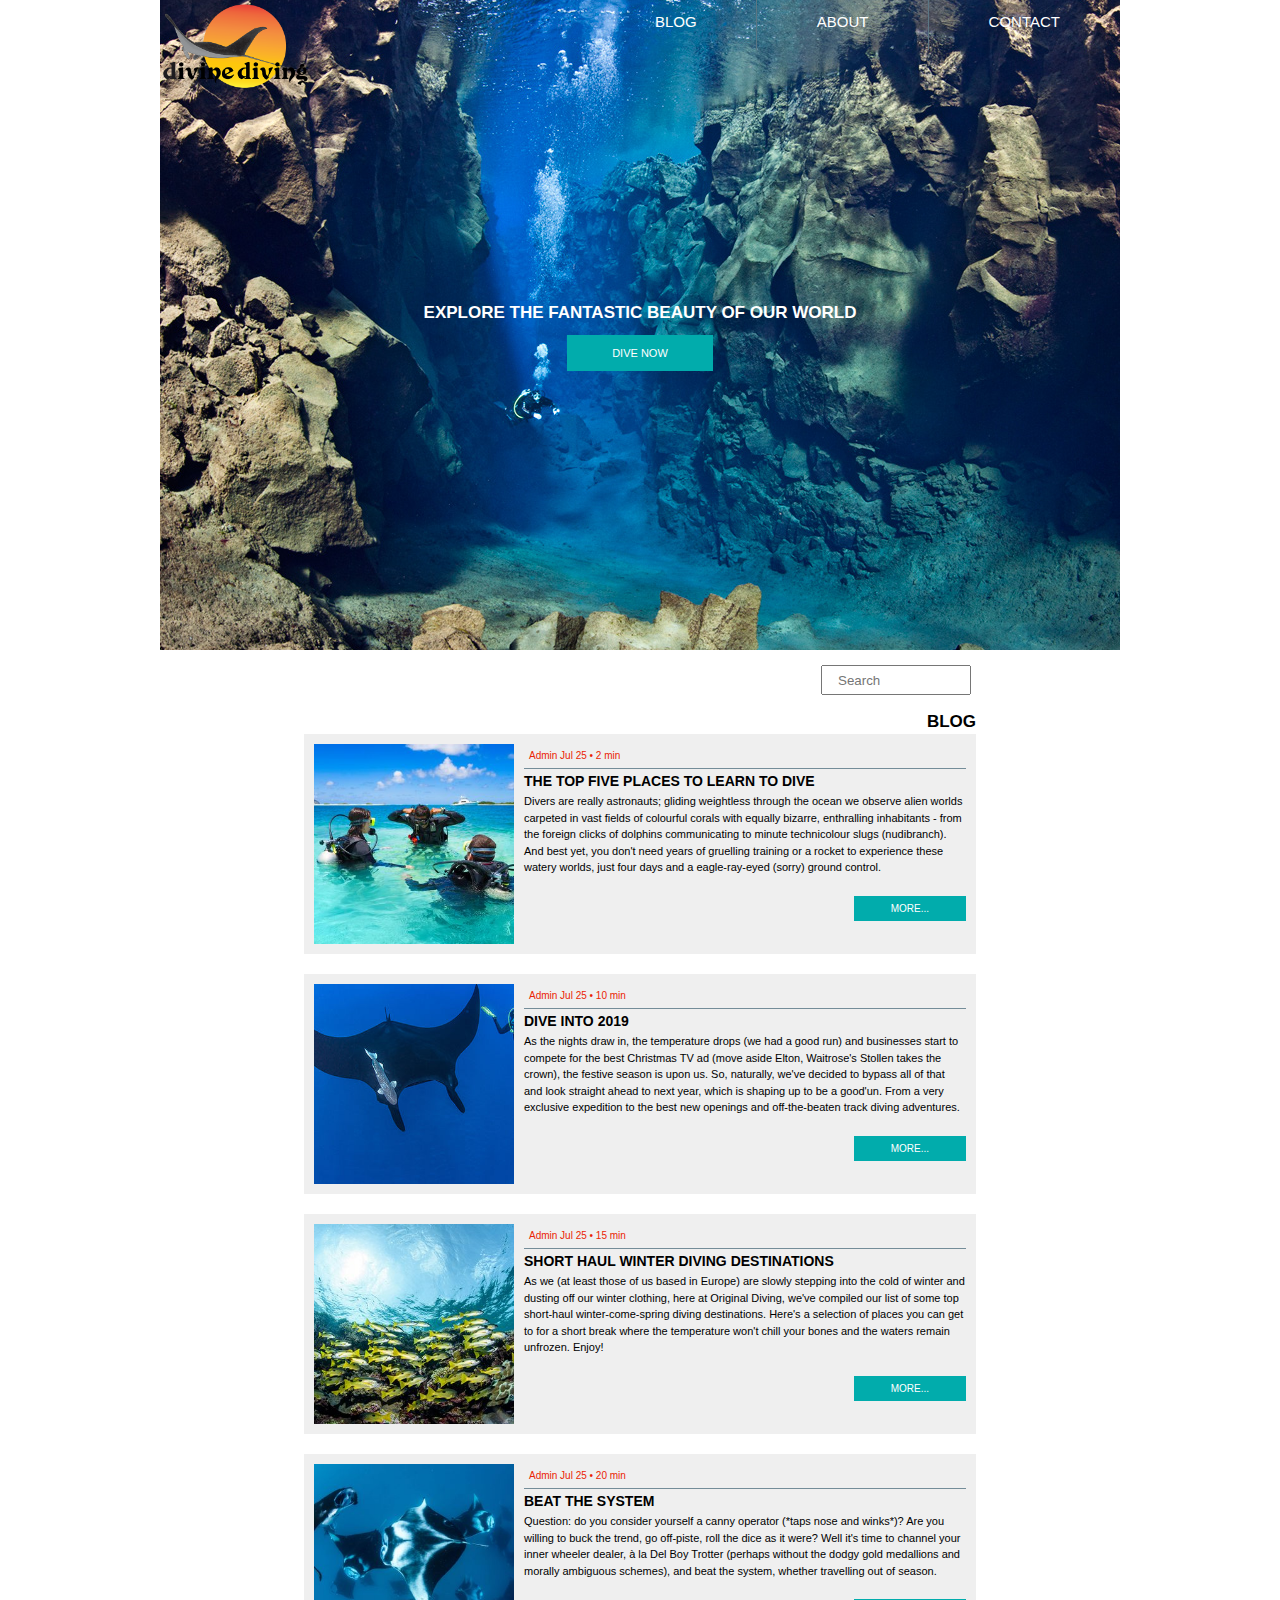
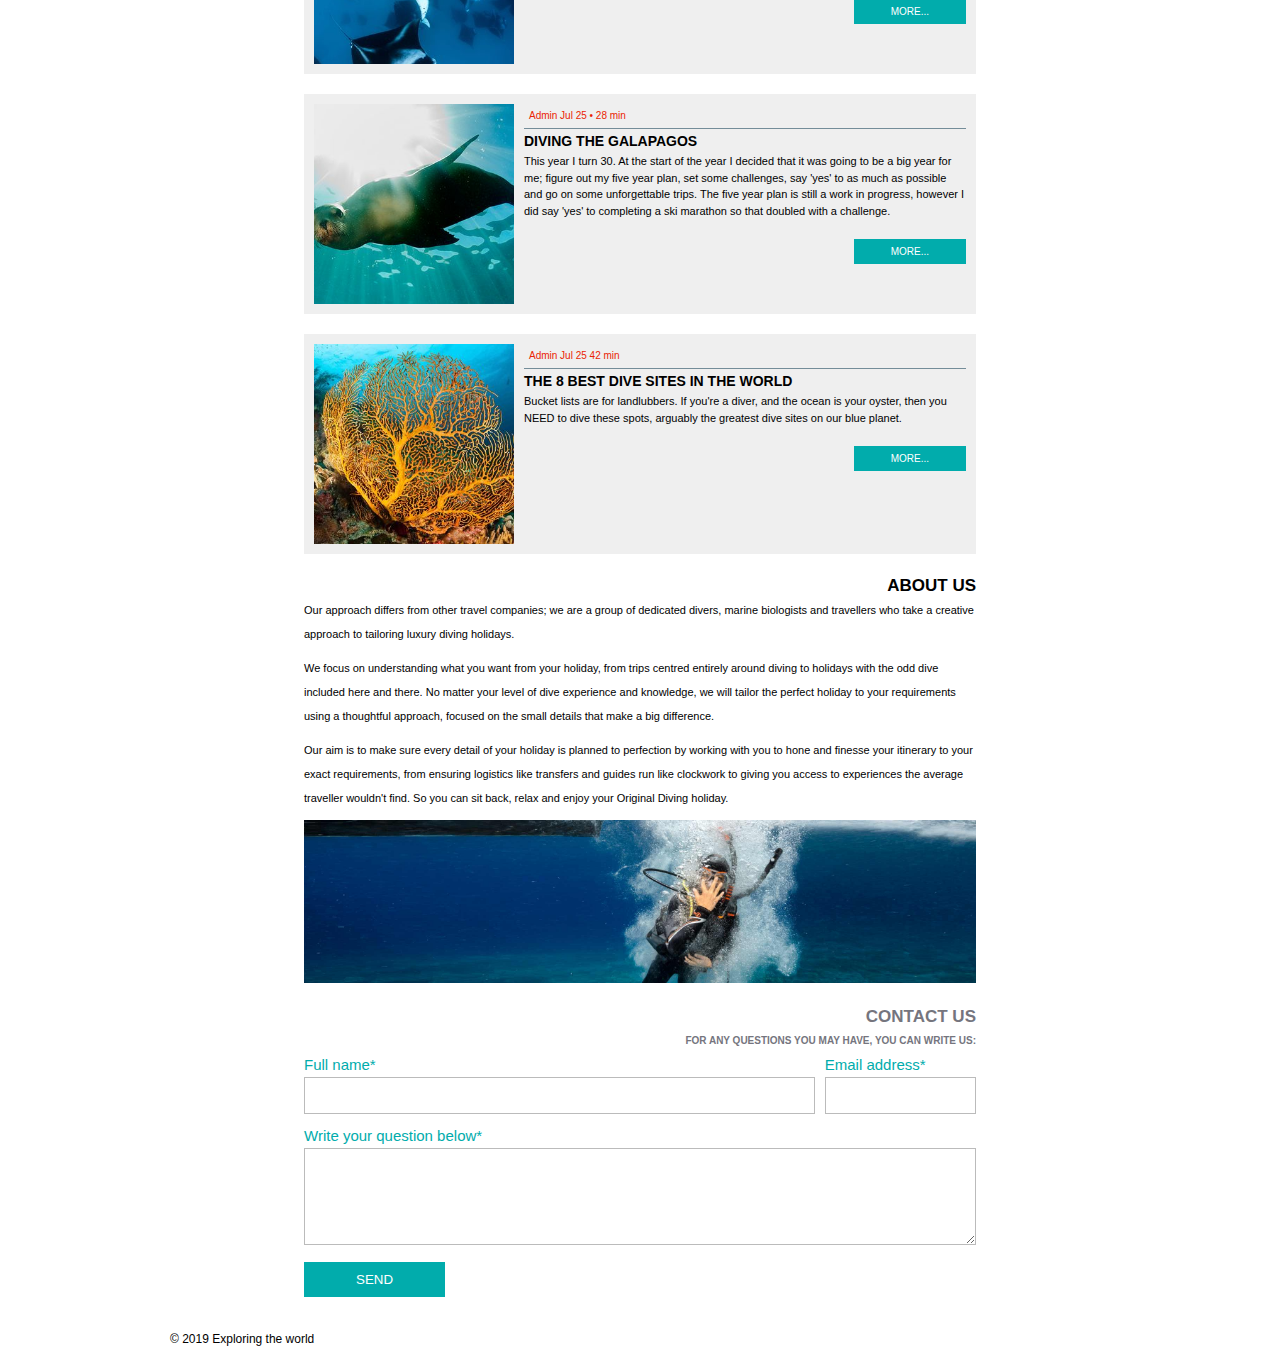
<file: FLX_homework_3/homework/index.html>
<!DOCTYPE html>
<html lang="en">

  <head>
    <meta charset="UTF-8">
    <meta name="viewport" content="width=device-width, initial-scale=1.0">
    <meta http-equiv="X-UA-Compatible" content="ie=edge">

    <!-- Styles should be switched here: -->

    <link rel="stylesheet" type="text/css" href="css/style1.css">
    <!-- <link rel="stylesheet" type="text/css" href="css/style2.css"> -->

    <title>Explore the world of ocean</title>
  </head>

  <body>
    <div class="main-wrapper">
      <header>
        <div class="top-wrapper">
          <div class="logo">
            <img src="img/logo.png" alt="">
          </div>

          <nav>
            <a role="button" href="#list" target="_self">Blog</a>
            <a role="button" href="#about" target="_self">About</a>
            <a role="button" href="#contact" target="_self">Contact</a>
          </nav>
        </div>
        <section>
          <h1>
            Explore the fantastic beauty of our world
          </h1>
          <a class="btn btn-top" href="#list" target="_self">Dive now</a>
        </section>
      </header>
      <main>
        <div class="toolbar">
          <input type="text" placeholder="Search">
        </div>
        <section class="post-list" id="list">
          <h1>Blog</h1>
          <article>
            <img src="img/post-1.jpg" alt="">
            <div>
              <div class="post">
                <div class="post-description">
                  Admin Jul 25 &#8226; 2 min
                </div>
                <h3>The Top Five Places To Learn To Dive</h3>
                <p>
                  Divers are really astronauts; gliding weightless through the ocean we observe alien worlds carpeted
                  in
                  vast fields of colourful corals with equally bizarre, enthralling inhabitants - from the foreign
                  clicks
                  of dolphins communicating to minute technicolour slugs (nudibranch). And best yet, you don't need
                  years
                  of gruelling training or a rocket to experience these watery worlds, just four days and a
                  eagle-ray-eyed
                  (sorry) ground control.
                </p>
              </div>
              <button class="btn">More...</button>
            </div>
          </article>
          <article>
            <img src="img/post-2.jpg" alt="">
            <div>
              <div class="post">
                <div class="post-description">
                  Admin Jul 25 &#8226; 10 min
                </div>
                <h3>Dive Into 2019</h3>
                <p>
                  As the nights draw in, the temperature drops (we had a good run) and businesses start to compete for
                  the
                  best Christmas TV ad (move aside Elton, Waitrose's Stollen takes the crown), the festive season is
                  upon
                  us. So, naturally, we've decided to bypass all of that and look straight ahead to next year, which is
                  shaping up to be a good'un. From a very exclusive expedition to the best new openings and
                  off-the-beaten
                  track diving adventures.
                </p>
              </div>
              <button class="btn">More...</button>
            </div>
          </article>
          <article>
            <img src="img/post-3.jpg" alt="">
            <div>
              <div class="post">
                <div class="post-description">
                  Admin Jul 25 &#8226; 15 min
                </div>
                <h3>Short Haul Winter Diving Destinations</h3>
                <p>
                  As we (at least those of us based in Europe) are slowly stepping into the cold of winter and dusting
                  off
                  our winter clothing, here at Original Diving, we've compiled our list of some top short-haul
                  winter-come-spring diving destinations. Here's a selection of places you can get to for a short break
                  where the temperature won't chill your bones and the waters remain unfrozen. Enjoy!
                </p>
              </div>
              <button class="btn">More...</button>
            </div>
          </article>
          <article>
            <img src="img/post-4.jpg" alt="">
            <div>
              <div class="post">
                <div class="post-description">
                  Admin Jul 25 &#8226; 20 min
                </div>
                <h3>Beat the System</h3>
                <p>
                  Question: do you consider yourself a canny operator (*taps nose and winks*)? Are you willing to buck
                  the
                  trend, go off-piste, roll the dice as it were? Well it's time to channel your inner wheeler dealer, à
                  la
                  Del Boy Trotter (perhaps without the dodgy gold medallions and morally ambiguous schemes), and beat
                  the
                  system, whether travelling out of season.
                </p>
              </div>
              <button class="btn">More...</button>
            </div>
          </article>
          <article>
            <img src="img/post-5.jpg" alt="">
            <div>
              <div class="post">
                <div class="post-description">
                  Admin Jul 25 &#8226; 28 min
                </div>
                <h3>Diving The Galapagos</h3>
                <p>
                  This year I turn 30. At the start of the year I decided that it was going to be a big year for me;
                  figure out my five year plan, set some challenges, say 'yes' to as much as possible and go on some
                  unforgettable trips. The five year plan is still a work in progress, however I did say 'yes' to
                  completing a ski marathon so that doubled with a challenge.
                </p>
              </div>
              <button class="btn">More...</button>
            </div>
          </article>
          <article>
            <img src="img/post-6.jpg" alt="">
            <div>
              <div class="post">
                <div class="post-description">
                  Admin Jul 25 42 min
                </div>
                <h3>The 8 Best Dive Sites in the World</h3>
                <p>Bucket lists are for landlubbers. If you're a diver, and the ocean is your oyster, then you NEED to
                  dive
                  these spots, arguably the greatest dive sites on our blue planet.</p>
              </div>
              <button class="btn">More...</button>
            </div>
          </article>
        </section>

        <section class="about" id="about">
          <div>
            <h1>About Us</h1>
            <p>
              Our approach differs from other travel companies; we are a group of dedicated divers, marine biologists
              and
              travellers who take a creative approach to tailoring luxury diving holidays.
            </p>
            <p>
              We focus on understanding what you want from your holiday, from trips centred entirely around diving to
              holidays with the odd dive included here and there. No matter your level of dive experience and
              knowledge,
              we will tailor the perfect holiday to your requirements using a thoughtful approach, focused on the small
              details that make a big difference.
            </p>
            <p>
              Our aim is to make sure every detail of your holiday is planned to perfection by working with you to hone
              and finesse your itinerary to your exact requirements, from ensuring logistics like transfers and guides
              run like clockwork to giving you access to experiences the average traveller wouldn't find. So you can
              sit
              back, relax and enjoy your Original Diving holiday.
            </p>
          </div>
          <div>
            <img src="img/about-section.jpg" alt="">
          </div>
        </section>

        <section class="contact-form" id="contact">
          <h1>CONTACT US</h1>
          <h4>For any questions you may have, you can write us:</h4>
          <form>
            <div class="form">
              <div class="input-fields">
                <label>Full name*</label>
                <input type="text" name="fullName">
              </div>
              <div class="input-block">
                <label>Email address*</label>
                <input type="email" name="email">
              </div>
            </div>

            <label>Write your question below*</label>
            <textarea name="textarea" rows="5"></textarea>

            <button type="submit" name="submit">SEND</button>
          </form>
        </section>
      </main>
      <footer>
        <span>&#169; 2019 Exploring the world</span>
      </footer>
    </div>
  </body>

</html>
</file>
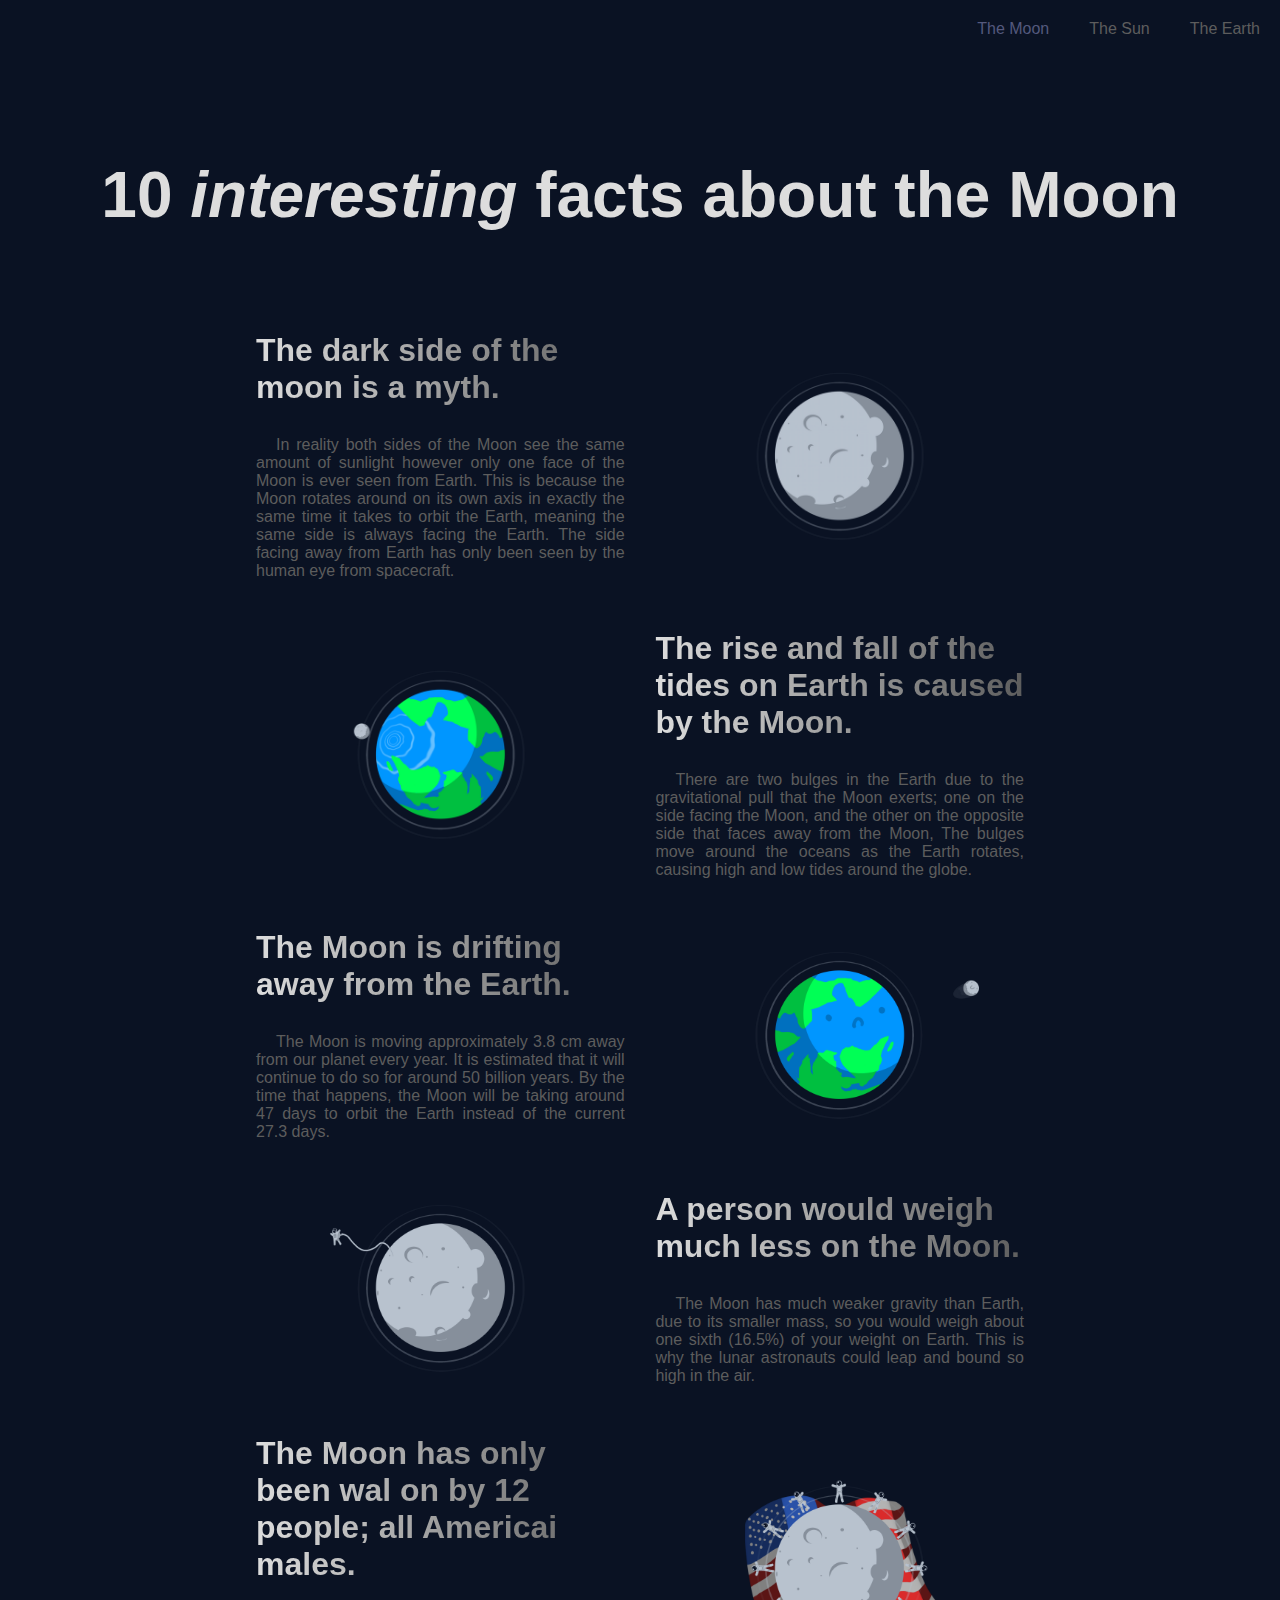
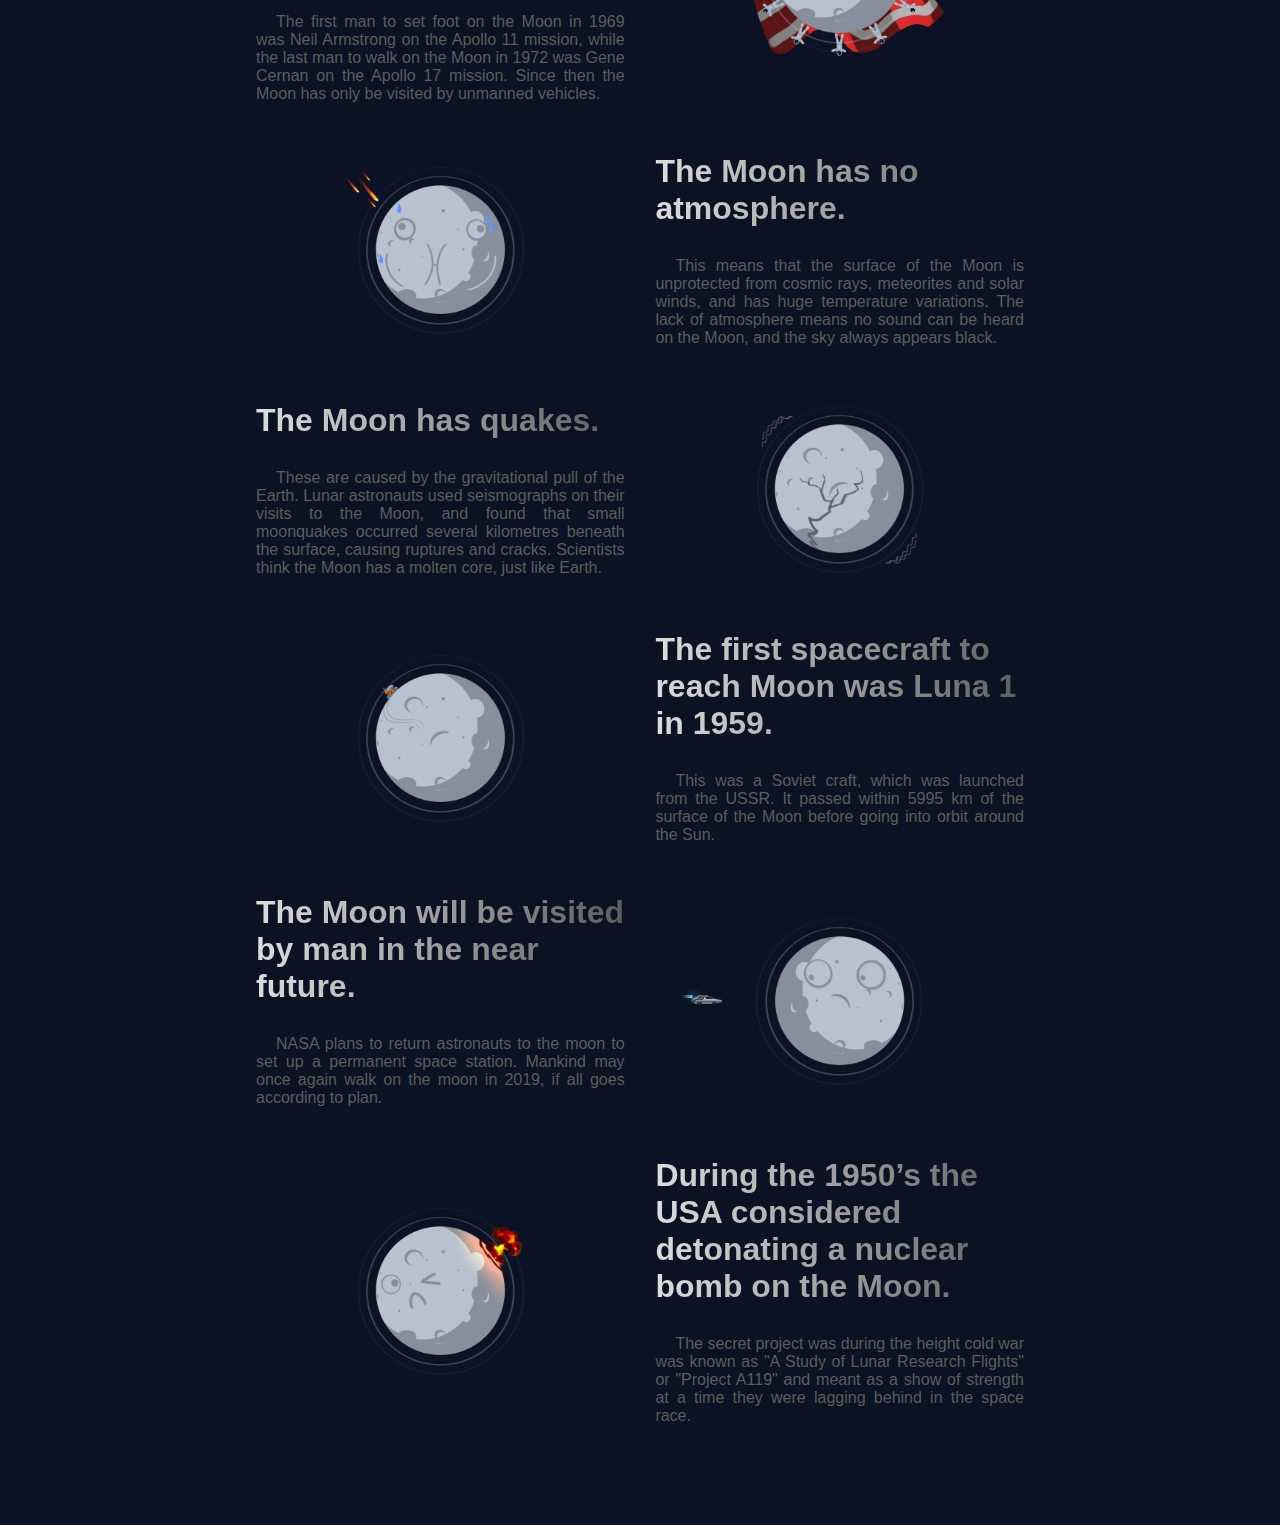
<file: FE_9_5_homework_responsive/homework/src/index.html>
<!DOCTYPE html>
<html lang="en">
<head>
  <meta charset="UTF-8">
  <meta name="viewport" content="width=device-width, initial-scale=1.0">
  <meta http-equiv="X-UA-Compatible" content="ie=edge">
  <link rel="stylesheet" href="styles.css">
  <title>Responsive</title>
</head>
<body>
  <!-- Your code goes here -->
	<header id="page-top">
	    <nav>
	      <ul class="nav-list">
	        <li class="nav-item"><a href="#moon" class="nav-link active" tabindex="1">The Moon</a></li>
	        <li class="nav-item"><a href="#sun" class="nav-link" tabindex="2">The Sun</a></li>
	        <li class="nav-item"><a href="#earth" class="nav-link" tabindex="3">The Earth</a></li>
	      </ul>
	    </nav>
   </header>
   <main>
	    <div class="wrapper">
	        <h1 class="main-header">10 <em>interesting</em> facts about the Moon</h1>
	        <div class="content">
	          <article class="fact">
	            <img src="../assets/dark-side.png" class="thumbnail" 
	              alt="Could not load image">
	            <div class="fact-text">
	              <h2 class="thumbnail-title">The dark side of the moon is a myth.</h2>
	              <p class="thumbnail-description">
	                In reality both sides of the Moon see the same amount of sunlight however only one face of the Moon 
	                is ever seen from Earth. This is because the Moon rotates around on its own axis in exactly the 
	                same time it takes to orbit the Earth, meaning the same side is always facing the Earth. 
	                The side facing away from Earth has only been seen by the human eye from spacecraft.
	              </p>
	            </div>
	          </article>
	          <article class="fact">
	            <img src="../assets/earth-tides.png" class="thumbnail" 
	              alt="Could not load image">
	            <div class="fact-text">
	              <h2 class="thumbnail-title">The rise and fall of the tides on Earth is caused by the Moon.</h2>
	              <p class="thumbnail-description">
	                There are two bulges in the Earth due to the gravitational pull that the Moon exerts; one on the 
	                side facing the Moon, and the other on the opposite side that faces away from the Moon, 
	                The bulges move around the oceans as the Earth rotates, causing high and low tides around the globe.
	              </p>
	            </div>
	          </article>
	          <article class="fact">
	            <img src="../assets/drifting-moon.png" class="thumbnail" 
	              alt="Could not load image">
	            <div class="fact-text">
	              <h2 class="thumbnail-title">The Moon is drifting away from the Earth.</h2>
	              <p class="thumbnail-description">
	                The Moon is moving approximately 3.8 cm away from our planet every year. It is estimated that it will 
	                continue to do so for around 50 billion years. By the time that happens, the Moon will be taking 
	                around 47 days to orbit the Earth instead of the current 27.3 days.
	              </p>
	            </div>
	          </article>
	          <article class="fact">
	            <img src="../assets/less-weight-on-the-moon.png" class="thumbnail" 
	              alt="Could not load image">
	            <div class="fact-text">
	              <h2 class="thumbnail-title">A person would weigh much less on the Moon.</h2>
	              <p class="thumbnail-description">
	                The Moon has much weaker gravity than Earth, due to its smaller mass, so you would weigh about one sixth 
	                (16.5%) of your weight on Earth. This is why the lunar astronauts could leap and bound so high in the air.
	              </p>
	            </div>
	          </article>
	          <article class="fact">
	            <img src="../assets/12-americans.png" class="thumbnail" 
	              alt="Could not load image">
	            <div class="fact-text">
	              <h2 class="thumbnail-title">The Moon has only been wal on by 12 people; all Americai males.</h2>
	              <p class="thumbnail-description">
	                The first man to set foot on the Moon in 1969 was Neil Armstrong on the Apollo 11 mission, while the last 
	                man to walk on the Moon in 1972 was Gene Cernan on the Apollo 17 mission. Since then the Moon has only be 
	                visited by unmanned vehicles.
	              </p>
	            </div>
	          </article>
	          <article class="fact">
	            <img src="../assets/no-atmosphere.png" class="thumbnail" 
	              alt="Could not load image">
	            <div class="fact-text">
	              <h2 class="thumbnail-title">The Moon has no atmosphere.</h2>
	              <p class="thumbnail-description">
	                This means that the surface of the Moon is unprotected from cosmic rays, meteorites and solar winds, and has 
	                huge temperature variations. The lack of atmosphere means no sound can be heard on the Moon, and the sky 
	                always appears black.
	              </p>
	            </div>
	          </article>
	          <article class="fact">
	            <img src="../assets/moon-quakes.png" class="thumbnail" 
	              alt="Could not load image">
	            <div class="fact-text">
	              <h2 class="thumbnail-title">The Moon has quakes.</h2>
	              <p class="thumbnail-description">
	                These are caused by the gravitational pull of the Earth. Lunar astronauts used seismographs on their visits 
	                to the Moon, and found that small moonquakes occurred several kilometres beneath the surface, causing ruptures 
	                and cracks. Scientists think the Moon has a molten core, just like Earth.
	              </p>
	            </div>
	          </article>
	          <article class="fact">
	            <img src="../assets/spacecraft.png" class="thumbnail" 
	              alt="Could not load image">
	            <div class="fact-text">
	              <h2 class="thumbnail-title">The first spacecraft to reach Moon was Luna 1 in 1959.</h2>
	              <p class="thumbnail-description">
	                This was a Soviet craft, which was launched from the USSR. It passed within 5995 km of the surface of the Moon 
	                before going into orbit around the Sun.
	              </p>
	            </div>
	          </article>
	          <article class="fact">
	            <img src="../assets/moon-station.png" class="thumbnail" 
	              alt="Could not load image">
	            <div class="fact-text">
	              <h2 class="thumbnail-title">The Moon will be visited by man in the near future.</h2>
	              <p class="thumbnail-description">
	                NASA plans to return astronauts to the moon to set up a permanent space station. Mankind may once again walk on 
	                the moon in 2019, if all goes according to plan.
	              </p>
	            </div>
	          </article>
	          <article class="fact">                
	            <img src="../assets/nuclear-bomb.png" class="thumbnail" 
	              alt="Could not load image">
	            <div class="fact-text">
	              <h2 class="thumbnail-title">During the 1950’s the USA considered detonating a nuclear bomb on the Moon.</h2>
	              <p class="thumbnail-description">
	                The secret project was during the height cold war was known as "A Study of Lunar Research Flights" or "Project 
	                A119" and meant as a show of strength at a time they were lagging behind in the space race.
	              </p>
	            </div>
	          </article>
	        </div>        
	    </div>
   </main>
   <a href="#page-top" class="scroll-up" tabindex="4">Up</a>  

</body>
</html>
</file>
<file: FE_9_11_homework_dom/homework/assets/material-icons/material-icons.css>
@font-face {
  font-family: 'Material Icons';
  font-style: normal;
  font-weight: 400;
  src: url(MaterialIcons-Regular.eot); /* For IE6-8 */
  src: local('Material Icons'),
       local('MaterialIcons-Regular'),
       url(MaterialIcons-Regular.woff2) format('woff2'),
       url(MaterialIcons-Regular.woff) format('woff'),
       url(MaterialIcons-Regular.ttf) format('truetype');
}

.material-icons {
  font-family: 'Material Icons';
  font-weight: normal;
  font-style: normal;
  font-size: 24px;  /* Preferred icon size */
  display: inline-block;
  line-height: 1;
  text-transform: none;
  letter-spacing: normal;
  word-wrap: normal;
  white-space: nowrap;
  direction: ltr;

  /* Support for all WebKit browsers. */
  -webkit-font-smoothing: antialiased;
  /* Support for Safari and Chrome. */
  text-rendering: optimizeLegibility;

  /* Support for Firefox. */
  -moz-osx-font-smoothing: grayscale;

  /* Support for IE. */
  font-feature-settings: 'liga';
}
</file>
<file: FE_9_11_homework_dom/homework/assets/styles.css>
* {
	padding: 0;
	margin: 0;
	box-sizing: border-box;
}

::placeholder {
    color: #bbb;
}

body {
    font-family: Arial, sans-serif;
    padding-top: 40px;
}

.wrapper {
	display: flex;
	justify-content: center;
	align-items: center;
}

.todo-cat {
    width: 800px;
    min-height: 400px;
    border: 1px solid #000;
    padding: 10px;
    margin-top: 30px;
    display: flex;
    flex-direction: column;
    justify-content: space-between;
}

#warning_list-limit {
    background: #902;
    color: #fff;
    text-align: center;
}

.todo-cat-header {
	padding-top: 20px;
    text-align: center;
    font-weight: normal;
}

.form {
	display: flex;
	justify-content: space-between;
	align-items: center;
	height: 100px;
	margin: 0 20px 10px 20px;
    border-bottom: 2px solid #000;
    padding: 25px;
}

.task-input {
    flex-grow: 1;
    margin-right: 10px;
    border: 1px solid #000;
    padding: 2px 5px;
    font-size: 12px;
}

footer {
    display: flex;
    justify-content: center;
    align-items: flex-end;
    flex: 1;
}

.paw-img {
    width: 60px;
    height: 60px;
}

#list {
    font-size: 25px;
    background: #ffffff;
    padding: 20px;
    padding-bottom: 10px;
    min-height: 50px;
}

.action, .text {
    display: inline-block;
    width: 90%;
}
.btn-delete, .checkbox{
    display: inline-block;
    width: 7%;
}

.form input {
    border: none;
    font-size: 30px;
    padding: 5px 20px;
}

input:active {
    border: none;
}
input, .btn-delete {
    outline:none;
}

#taskInput {
    border: 1px solid #000;
    color: #4d4d4d;
    min-width: 650px;
}
.material-icons {
    padding: 3px;
    font-size: 27px;
    font-weight: bold;
}
#addTaskButton {
    margin-left: 5px;
    height: 100%;
}
#addTaskButton {
    padding: 5px;
    text-align: center;
    background: #000;
    color: #fff;
    border-radius: 3px;
    border: 1px solid #000;
}
.btn-delete {
    background: inherit;
    border: none;
}
.btn-delete i {
    font-size: 40px;
}
#addTaskButton:hover {
    background: #fff;
    color: #000;
    cursor: pointer;
}
.btn-delete:hover {
    color: #222;
    cursor: pointer;
}
i.material-icons.hidden:hover{
	cursor: pointer;
}
.task {
    padding:0 10px;
    margin: 5px 10px;
    display: flex;
}


.action i:nth-child(2) {
    display: none;
}
.action.checked .hidden {
    display: none;
}
.checked i:nth-child(2) {
    display: block;
}

.task .text {
    flex: 1 1 0;
}
            
.task.over {
  border: 2px dashed #000;
}
</file>
<file: FE_9_12_homework_bom/homework/assets/styles.css>
* {
  margin: 0;
  padding: 0;
  box-sizing: border-box;
}

#root {
    margin: 0 auto;
    display: flex;
    justify-content: space-between;
    flex-wrap: wrap;
    width: 900px;
}

.application-view {
  display: flex;
  flex-direction: column;
  justify-content: center;
  align-items: center;
  height: 100%;
  margin: 100px auto;  
  width: 400px;
  padding: 10px;
}

header {
  text-align: center;
  margin: 20px 0;
}

.add-new-btn {
  border-radius: 2px;
  margin: 10px 40px;
  padding: 0 15px;
  font-size: 1.2em;
}

.btn-cancel, 
.btn-add {
  border-radius: 2px;
  margin: 10px 20px;
  padding: 0 5px;
  font-size: 1.2em;
}

.delete-btn,
.check-btn {
  border: 0;
  background: none;
  padding: 0;
}

.todo-notifier {
  padding: 10px 0;
  font-size: 1.2em;
}

.todo-input-task {
  padding: 5px 10px;
  width: 300px;
}

.todo-list {
  display: flex;
  justify-content: center;
  align-items: center;
  flex-direction: column;
}

.list-item {
  display: flex;
  flex-direction: row;
  justify-content: space-between;
  align-items: center;
  width: 300px;
}
</file>
<file: FE_9_1_homework_html-basics/homework/style.css>
html, body, div, span, applet, object, iframe,
h1, h2, h3, h4, h5, h6, p, blockquote, pre,
a, abbr, acronym, address, big, cite, code,
del, dfn, em, font, img, ins, kbd, q, s, samp,
small, strike, strong, sub, sup, tt, var,
b, u, i, center,
dl, dt, dd, ol, ul, li,
fieldset, form, label, legend,
table, caption, tbody, tfoot, thead, tr, th, td{background:transparent;border:0;margin:0;padding:0;vertical-align:baseline;}body{line-height:1;}h1, h2, h3, h4, h5, h6{clear:both;font-weight:normal;}ol, ul{list-style:none;}blockquote{quotes:none;}blockquote:before, blockquote:after{content:'';content:none;}del{text-decoration:line-through;}table{border-collapse:collapse;border-spacing:0;}a img{border:none;}#container{float:left;margin:0 -240px 0 0;width:100%;}#primary,
#secondary{float:right;overflow:hidden;width:220px;}#secondary{clear:right;}#footer{clear:both;width:100%;}.one-column #content{margin:0 auto;width:640px;}.single-attachment #content{margin:0 auto;width:900px;}body,
input,
textarea,
.page-title span,
.pingback a.url{font-family:Georgia, "Bitstream Charter", serif;}h3#comments-title,
h3#reply-title,
#access .menu,
#access div.menu ul,
#cancel-comment-reply-link,
.form-allowed-tags,
#site-info,
#site-title,
#wp-calendar,
.comment-meta,
.comment-body tr th,
.comment-body thead th,
.entry-content label,
.entry-content tr th,
.entry-content thead th,
.entry-meta,
.entry-title,
.entry-utility,
#respond label,
.navigation,
.page-title,
.pingback p,
.reply,
.widget-title,
.wp-caption-text{font-family:"Helvetica Neue", Arial, Helvetica, "Nimbus Sans L", sans-serif;}input[type="submit"]{font-family:"Helvetica Neue", Arial, Helvetica, "Nimbus Sans L", sans-serif;}pre{font-family:"Courier 10 Pitch", Courier, monospace;}code{font-family:Monaco, Consolas, "Andale Mono", "DejaVu Sans Mono", monospace;}#access .menu-header,
div.menu,
#colophon,
#branding,
#main,
#wrapper{margin:0 auto;width:940px;}#wrapper{background:#fff;margin-top:20px;padding:0 20px;}#footer-widget-area{overflow:hidden;}#footer-widget-area .widget-area{float:left;margin-right:20px;width:220px;}#footer-widget-area #fourth{margin-right:0;}#site-info{float:left;font-size:14px;font-weight:bold;width:700px;}#site-generator{float:right;width:220px;}body{background:#f1f1f1;}body,
input,
textarea{color:#666;font-size:12px;line-height:18px;}hr{background-color:#e7e7e7;border:0;clear:both;height:1px;margin-bottom:18px;}p{margin-bottom:18px;}ul{list-style:square;margin:0 0 18px 1.5em;}ol{list-style:decimal;margin:0 0 18px 1.5em;}ol ol{list-style:upper-alpha;}ol ol ol{list-style:lower-roman;}ol ol ol ol{list-style:lower-alpha;}ul ul,
ol ol,
ul ol,
ol ul{margin-bottom:0;}dl{margin:0 0 24px 0;}dt{font-weight:bold;}dd{margin-bottom:18px;}strong{font-weight:bold;}cite,
em,
i{font-style:italic;}big{font-size:131.25%;}ins{background:#ffc;text-decoration:none;}blockquote{font-style:italic;padding:0 3em;}blockquote cite,
blockquote em,
blockquote i{font-style:normal;}pre{background:#f7f7f7;color:#222;line-height:18px;margin-bottom:18px;overflow:auto;padding:1.5em;}abbr,
acronym{border-bottom:1px dotted #666;cursor:help;}sup,
sub{height:0;line-height:1;position:relative;vertical-align:baseline;}sup{bottom:1ex;}sub{top:.5ex;}small{font-size:smaller;}input[type="text"],
input[type="password"],
input[type="email"],
input[type="url"],
input[type="number"],
textarea{background:#f9f9f9;border:1px solid #ccc;box-shadow:inset 1px 1px 1px rgba(0,0,0,0.1);-moz-box-shadow:inset 1px 1px 1px rgba(0,0,0,0.1);-webkit-box-shadow:inset 1px 1px 1px rgba(0,0,0,0.1);padding:2px;}a:link{color:#0066cc;}a:visited{color:#743399;}a:active,
a:hover{color:#ff4b33;}.screen-reader-text{clip:rect(1px, 1px, 1px, 1px);overflow:hidden;position:absolute !important;height:1px;width:1px;}#header{padding:30px 0 0 0;}#site-title{float:left;font-size:30px;line-height:36px;margin:0 0 18px 0;width:700px;}#site-title a{color:#000;font-weight:bold;text-decoration:none;}#site-description{color:#000;clear:right;float:right;font-style:italic;margin:15px 0 18px 0;opacity:.65;width:220px;}#branding img{border-top:4px solid #000;border-bottom:1px solid #000;display:block;float:left;}#access{background:#000;display:block;float:left;margin:0 auto;width:940px;}#access .menu-header,
div.menu{font-size:13px;margin-left:12px;width:928px;}#access .menu-header ul,
div.menu ul{list-style:none;margin:0;}#access .menu-header li,
div.menu li{float:left;position:relative;}#access a{color:#aaa;display:block;line-height:38px;padding:0 10px;text-decoration:none;}#access ul ul{box-shadow:0px 3px 3px rgba(0,0,0,0.2);-moz-box-shadow:0px 3px 3px rgba(0,0,0,0.2);-webkit-box-shadow:0px 3px 3px rgba(0,0,0,0.2);display:none;position:absolute;top:38px;left:0;float:left;width:180px;z-index:99999;}#access ul ul li{min-width:180px;}#access ul ul ul{left:100%;top:0;}#access ul ul a{background:#333;line-height:1em;padding:10px;width:160px;height:auto;}#access li:hover > a,
#access ul ul:hover > a{background:#333;color:#fff;}#access ul li:hover > ul{display:block;}#access ul li.current_page_item > a,
#access ul li.current_page_ancestor > a,
#access ul li.current-menu-ancestor > a,
#access ul li.current-menu-item > a,
#access ul li.current-menu-parent > a{color:#fff;}* html #access ul li.current_page_item a,
* html #access ul li.current_page_ancestor a,
* html #access ul li.current-menu-ancestor a,
* html #access ul li.current-menu-item a,
* html #access ul li.current-menu-parent a,
* html #access ul li a:hover{color:#fff;}#main{clear:both;overflow:hidden;padding:40px 0 0 0;}#content{margin-bottom:36px;}#content,
#content input,
#content textarea{color:#333;font-size:16px;line-height:24px;}#content p,
#content ul,
#content ol,
#content dd,
#content pre,
#content hr{margin-bottom:24px;}#content ul ul,
#content ol ol,
#content ul ol,
#content ol ul{margin-bottom:0;}#content pre,
#content kbd,
#content tt,
#content var{font-size:15px;line-height:21px;}#content code{font-size:13px;}#content dt,
#content th{color:#000;}#content h1,
#content h2,
#content h3,
#content h4,
#content h5,
#content h6{color:#000;line-height:1.5em;margin:0 0 20px 0;}#content table{border:1px solid #e7e7e7;margin:0 -1px 24px 0;text-align:left;width:100%;}#content tr th,
#content thead th{color:#777;font-size:12px;font-weight:bold;line-height:18px;padding:9px 24px;border-right: 1px solid #e7e7e7;}#content tr td{border-top:1px solid #e7e7e7;padding:6px 24px;border-right: 1px solid #e7e7e7;}#content tr.odd td{background:#f2f7fc;}.hentry{margin:0 0 48px 0;}.home .sticky{background:#f2f7fc;border-top:4px solid #000;margin-left:-20px;margin-right:-20px;padding:18px 20px;}.single .hentry{margin:0 0 36px 0;}.page-title{color:#000;font-size:14px;font-weight:bold;margin:0 0 36px 0;}.page-title span{color:#333;font-size:16px;font-style:italic;font-weight:normal;}.page-title a:link,
.page-title a:visited{color:#777;text-decoration:none;}.page-title a:active,
.page-title a:hover{color:#ff4b33;}#content .entry-title{color:#000;font-size:21px;font-weight:bold;line-height:1.3em;margin-bottom:0;}.entry-title a:link,
.entry-title a:visited{color:#000;text-decoration:none;}.entry-title a:active,
.entry-title a:hover{color:#ff4b33;}.entry-meta{color:#777;font-size:12px;}.entry-meta abbr,
.entry-utility abbr{border:none;}.entry-meta abbr:hover,
.entry-utility abbr:hover{border-bottom:1px dotted #666;}.single-author .by-author{position:absolute !important;clip:rect(1px 1px 1px 1px);clip:rect(1px, 1px, 1px, 1px);}.entry-content,
.entry-summary{clear:both;padding:12px 0 0 0;}.entry-content .more-link{white-space:nowrap;}#content .entry-summary p:last-child{margin-bottom:12px;}.entry-content fieldset{border:1px solid #e7e7e7;margin:0 0 24px 0;padding:24px;}.entry-content fieldset legend{background:#fff;color:#000;font-weight:bold;padding:0 24px;}.entry-content input{margin:0 0 24px 0;}.entry-content input.file,
.entry-content input.button{margin-right:24px;}.entry-content label{color:#777;font-size:12px;}.entry-content select{margin:0 0 24px 0;}.entry-content sup,
.entry-content sub{font-size:10px;}.entry-content blockquote.left{float:left;margin-left:0;margin-right:24px;text-align:right;width:33%;}.entry-content blockquote.right{float:right;margin-left:24px;margin-right:0;text-align:left;width:33%;}.page-link{clear:both;color:#000;font-weight:bold;line-height:48px;word-spacing:0.5em;}.page-link a:link,
.page-link a:visited{background:#f1f1f1;color:#333;font-weight:normal;padding:0.5em 0.75em;text-decoration:none;}.home .sticky .page-link a{background:#d9e8f7;}.page-link a:active,
.page-link a:hover{color:#ff4b33;}body.page .edit-link{clear:both;display:block;}#entry-author-info{background:#f2f7fc;border-top:4px solid #000;clear:both;font-size:14px;line-height:20px;margin:24px 0;overflow:hidden;padding:18px 20px;}#entry-author-info #author-avatar{background:#fff;border:1px solid #e7e7e7;float:left;height:60px;margin:0 -104px 0 0;padding:11px;}#entry-author-info #author-description{float:left;margin:0 0 0 104px;}#entry-author-info h2{color:#000;font-size:100%;font-weight:bold;margin-bottom:0;}.entry-utility{clear:both;color:#777;font-size:12px;line-height:18px;}.entry-meta a,
.entry-utility a{color:#777;}.entry-meta a:hover,
.entry-utility a:hover{color:#ff4b33;}#content .video-player{padding:0;}.format-standard .wp-video,
.format-standard .wp-audio-shortcode,
.format-audio .wp-audio-shortcode,
.format-standard .video-player{margin-bottom:24px;}.home #content .format-aside p,
.home #content .category-asides p{font-size:14px;line-height:20px;margin-bottom:10px;margin-top:0;}.format-gallery .size-thumbnail img,
.category-gallery .size-thumbnail img{border:10px solid #f1f1f1;margin-bottom:0;}.format-gallery .gallery-thumb,
.category-gallery .gallery-thumb{float:left;margin-right:20px;margin-top:-4px;}.home #content .format-gallery .entry-utility,
.home #content .category-gallery .entry-utility{padding-top:4px;}.attachment .entry-content .entry-caption{font-size:140%;margin-top:24px;}.attachment .entry-content .nav-previous a:before{content:'\2190\00a0';}.attachment .entry-content .nav-next a:after{content:'\00a0\2192';}#content img.size-auto,
#content img.size-full,
#content img.size-large,
#content img.size-medium,
#content .entry-attachment img,
#content .widget-container img{max-width:100%;height:auto;}#ie8 #content img.size-auto,
#ie8 #content img.size-full,
#ie8 #content img.size-large,
#ie8 #content img.size-medium,
#ie8 #content .entry-attachment img{width:auto;}.alignleft,
img.alignleft{display:inline;float:left;margin-right:24px;margin-top:4px;}.alignright,
img.alignright{display:inline;float:right;margin-left:24px;margin-top:4px;}.aligncenter,
img.aligncenter{clear:both;display:block;margin-left:auto;margin-right:auto;}img.alignleft,
img.alignright,
img.aligncenter{margin-bottom:12px;}.wp-caption{background:#f1f1f1;line-height:18px;margin-bottom:20px;max-width:100%;padding:4px;text-align:center;}.wp-caption img{margin:5px 5px 0;max-width:622px;}.wp-caption p.wp-caption-text{color:#777;font-size:12px;margin:5px;}.wp-smiley{margin:0;}.gallery{margin:0 auto 18px;}.gallery .gallery-item{float:left;margin-top:0;text-align:center;}.gallery-columns-1 .gallery-item{width:100%;}.gallery-columns-2 .gallery-item{width:50%;}.gallery-columns-3 .gallery-item{width:33%;}.gallery-columns-4 .gallery-item{width:25%;}.gallery-columns-5 .gallery-item{width:20%;}.gallery-columns-6 .gallery-item{width:16%;}.gallery-columns-7 .gallery-item{width:14%;}.gallery-columns-8 .gallery-item{width:12%;}.gallery-columns-9 .gallery-item{width:11%;}.gallery-columns-1 img{max-width:620px;}.gallery-columns-2 img{max-width:288px;}.gallery-columns-3 img{max-width:177px;}.gallery-columns-4 img{max-width:122px;}.gallery-columns-5 img{max-width:88px;}.gallery-columns-6 img{max-width:66px;}.gallery-columns-7 img{max-width:50px;}.gallery-columns-8 img{max-width:39px;}.gallery-columns-9 img{max-width:29px;}.gallery-item img{height:auto;}.gallery-columns-2 .attachment-medium{max-width:92%;height:auto;}.gallery-columns-4 .attachment-thumbnail{max-width:84%;height:auto;}.gallery .gallery-caption{color:#777;font-size:12px;margin:0 0 12px;}.gallery dl{margin:0;}.gallery img{border:10px solid #f1f1f1;}.gallery br+br{display:none;}#content .entry-attachment img{display:block;margin:0 auto;}.navigation{color:#777;font-size:12px;line-height:18px;overflow:hidden;}.navigation a:link,
.navigation a:visited{color:#777;text-decoration:none;}.navigation a:active,
.navigation a:hover{color:#ff4b33;}.nav-previous{float:left;width:50%;}.nav-next{float:right;text-align:right;width:50%;}#nav-above{margin:0 0 18px 0;}#nav-above{display:none;}.paged #nav-above,
.single #nav-above{display:block;}#nav-below{margin:-18px 0 0 0;}#comments{clear:both;}#comments .navigation{padding:0 0 18px 0;}h3#comments-title,
h3#reply-title{color:#000;font-size:20px;font-weight:bold;margin-bottom:0;}h3#comments-title{padding:24px 0;}.commentlist{list-style:none;margin:0;}.commentlist li.comment{border-bottom:1px solid #e7e7e7;line-height:24px;margin:0 0 24px 0;padding:0 0 0 56px;position:relative;}.commentlist li:last-child{border-bottom:none;margin-bottom:0;}#comments .comment-body ul,
#comments .comment-body ol{margin-bottom:18px;}#comments .comment-body p:last-child{margin-bottom:6px;}#comments .comment-body blockquote p:last-child{margin-bottom:24px;}.commentlist ol{list-style:decimal;}.commentlist .avatar{position:absolute;top:4px;left:0;}.comment-author{}.comment-author cite{color:#000;font-style:normal;font-weight:bold;}.comment-author .says{font-style:italic;}.comment-meta{font-size:12px;margin:0 0 18px 0;}.comment-meta a:link,
.comment-meta a:visited{color:#777;text-decoration:none;}.comment-meta a:active,
.comment-meta a:hover{color:#ff4b33;}.commentlist .even{}.commentlist .bypostauthor{}.commentlist .bypostauthor > div{background:#f2f7fc;border-top:4px solid #000;margin-bottom:10px;padding:10px 0 0 20px;}.reply{font-size:12px;padding:0 0 24px 0;}.reply a,
a.comment-edit-link{color:#777;}.reply a:hover,
a.comment-edit-link:hover{color:#ff4b33;}.commentlist .children{list-style:none;margin:0;}.commentlist .children li{border:none;margin:0;}.nopassword,
.nocomments{display:none;}#comments .pingback{border-bottom:1px solid #e7e7e7;margin-bottom:18px;padding-bottom:18px;}.commentlist li.comment+li.pingback{margin-top:-6px;}#comments .pingback p{color:#777;display:block;font-size:12px;line-height:18px;margin:0;}#comments .pingback .url{font-size:13px;font-style:italic;}input[type="submit"]{color:#333;}#respond{border-top:1px solid #e7e7e7;margin:24px 0;overflow:hidden;position:relative;}#respond p{margin:0;}#respond .comment-notes{margin-bottom:1em;}.form-allowed-tags{line-height:1em;}.children #respond{margin:0 48px 0 0;}h3#reply-title{margin:18px 0;}#comments-list #respond{margin:0 0 18px 0;}#comments-list ul #respond{margin:0;}#cancel-comment-reply-link{font-size:12px;font-weight:normal;line-height:18px;}#respond .required{color:#ff4b33;font-weight:bold;}#respond label{color:#777;font-size:12px;}#respond input{margin:0 0 9px;width:98%;}#respond textarea{width:98%;}#respond .form-allowed-tags{color:#777;font-size:12px;line-height:18px;}#respond .form-allowed-tags code{font-size:11px;}#respond .form-submit{margin:12px 0;}#respond .form-submit input{font-size:14px;width:auto;}.widget-area ul{list-style:none;margin-left:0;}.widget-area ul ul{list-style:square;margin-left:1.3em;}.widget-area select{max-width:100%;}.widget_search #s{width:60%;}.widget_search label{display:none;}.widget-container{word-wrap:break-word;-webkit-hyphens:auto;-moz-hyphens:auto;hyphens:auto;margin:0 0 18px 0;}.widget-container .wp-caption img{margin:auto;}.widget-container.widget_image .wp-caption{width:auto;}.widget-container.widget_image .wp-caption img{margin-left:-8px;}.widget-title{color:#222;font-size:14px;font-weight:bold;}.widget-area a:link,
.widget-area a:visited{text-decoration:none;}.widget-area a:active,
.widget-area a:hover{text-decoration:underline;}.widget-area .entry-meta{font-size:11px;}#wp_tag_cloud div{line-height:1.6em;}#wp-calendar{width:100%;}#wp-calendar caption{color:#222;font-size:14px;font-weight:bold;padding-bottom:4px;text-align:left;}#wp-calendar thead{font-size:11px;}#wp-calendar thead th{}#wp-calendar tbody{color:#aaa;}#wp-calendar tbody td{background:#f5f5f5;border:1px solid #fff;padding:3px 0 2px;text-align:center;}#wp-calendar tbody .pad{background:none;}#wp-calendar tfoot #next{text-align:right;}.widget_rss a.rsswidget{color:#000;}.widget_rss a.rsswidget:hover{color:#ff4b33;}.widget_rss .widget-title img{width:11px;height:11px;}#main .widget-area ul{margin-left:0;padding:0 20px 0 0;}#main .widget-area ul ul{border:none;margin-left:1.3em;padding:0;}#primary{}#secondary{}#footer-widget-area{}#main .widget-container.music-player ul{margin:0;}#footer{margin-bottom:20px;}#colophon{border-top:4px solid #000;margin-top:-4px;overflow:hidden;padding:18px 0;}#site-info{font-weight:bold;}#site-info a{color:#000;text-decoration:none;}#site-generator{font-style:italic;position:relative;}#site-generator a{background:url(images/wordpress.png) center left no-repeat;color:#666;display:inline-block;line-height:16px;padding-left:20px;text-decoration:none;}#site-generator a:hover{text-decoration:underline;}img#wpstats{display:block;margin:0 auto 10px;}pre{-webkit-text-size-adjust:140%;}code{-webkit-text-size-adjust:160%;}#access,
.entry-meta,
.entry-utility,
.navigation,
.widget-area{-webkit-text-size-adjust:120%;}#site-description{-webkit-text-size-adjust:none;}@media print{body{background:none !important;}#wrapper{clear:both !important;display:block !important;float:none !important;position:relative !important;}#header{border-bottom:2pt solid #000;padding-bottom:18pt;}#colophon{border-top:2pt solid #000;}#site-title,	#site-description{float:none;line-height:1.4em;margin:0;padding:0;}#site-title{font-size:13pt;}.entry-content{font-size:14pt;line-height:1.6em;}.entry-title{font-size:21pt;}#access,	#branding img,	#respond,	.comment-edit-link,	.edit-link,	.navigation,	.page-link,	.widget-area{display:none !important;}#container,	#header,	#footer{margin:0;width:100%;}#content,	.one-column #content{margin:24pt 0 0;width:100%;}.wp-caption p{font-size:11pt;}#site-info,	#site-generator{float:none;width:auto;}#colophon{width:auto;}img#wpstats{display:none;}#site-generator a{margin:0;padding:0;}#entry-author-info{border:1px solid #e7e7e7;}#main{display:inline;}.home .sticky{border:none;}}
img{width: 140px;vertical-align: middle; display:block; margin:0 auto;margin-left: calc(50% - 50px);margin-bottom: 20px;}nav > a{padding: 10px;color: #0279c1;}nav > a b:hover{color: #00527a;}nav > a:visited{color: #0279c1;}article{padding-left: 10px;}footer{margin-top: 20px;padding: 40px 20px;text-align: center;background: #3333;}
</file>
<file: FE_9_2_homework_css-basics/homework/css/general.css>
/* 

please don't edit this styles

*/

h2.tm-section-title{color:red}a:focus{color:#666;outline:0}ul{padding:0;margin:0}body{background-color:#f2f2f2;color:#000;font-family:'Open Sans',Helvetica,Arial,sans-serif;font-size:16px;font-weight:300;padding-top:30px;overflow-x:hidden}section:before{position:absolute;z-index:1}.box,.tm-content-box,.tm-main-nav{background-color:#fff}.tm-sidebar{position:fixed;width:360px}.tm-main-nav{font-size:1.6667em;padding-top:15px;padding-bottom:10px;text-align:center}.tm-nav-item{list-style:none;width:100%;padding:15px 30px}.tm-nav-item-link{border:1px solid transparent;color:#666;display:block;padding:10px;width:100%;-webkit-transition:all .3s ease;transition:all .3s ease}.carousel-indicators li,.tm-banner-inner{border:1px solid #999}.flex-2-col,.tm-banner-inner{display:-webkit-box;display:-webkit-flex;display:-ms-flexbox}.tm-nav-item-link.active,.tm-nav-item-link:hover{color:#666;text-decoration:none;border:1px solid #999}.tm-nav-item-link:focus{text-decoration:none}.tm-banner-text,.tm-banner-title,.tm-section-title{color:#666;font-weight:300;margin-top:0}.tm-section-title{margin-bottom:20px}.tm-section-title-box{margin-bottom:0}.tm-banner-title{font-size:3.3em;letter-spacing:2px;text-transform:uppercase}.tm-main-content{margin-left:360px;padding-left:30px}.tm-content-box{margin-bottom:30px}.pad{padding:50px}.tm-banner{height:370px;padding:30px}.tm-banner-inner{height:100%;text-align:center;display:flex;-webkit-box-orient:vertical;-webkit-box-direction:normal;-webkit-flex-direction:column;-ms-flex-direction:column;flex-direction:column;-webkit-box-align:center;-webkit-align-items:center;-ms-flex-align:center;align-items:center;-webkit-box-pack:center;-webkit-justify-content:center;-ms-flex-pack:center;justify-content:center}.tm-banner-text{font-size:1.4em}.flex-2-col{display:flex;-webkit-box-align:center;-webkit-align-items:center;-ms-flex-align:center;align-items:center}.boxes,.tm-box-bg-title{display:-webkit-box;display:-webkit-flex;display:-ms-flexbox}.flex-item{-webkit-box-flex:0 1 auto;-webkit-flex:0 1 auto;-ms-flex:0 1 auto;flex:0 1 auto}.section-description{line-height:1.8;margin-bottom:25px}.section-description:last-child{margin-bottom:0}.tm-team-description-container{max-width:500px}.tm-team-info{display:flex}.box{list-style:none;width:33.3333%;height:auto;border:1px solid silver;border-width:0 1px 1px 0;padding:10px}.box-bg{position:relative}.tm-box-bg-title{position:absolute;top:0;right:0;bottom:0;left:0;display:flex;-webkit-box-align:center;-webkit-align-items:center;-ms-flex-align:center;align-items:center;-webkit-box-pack:center;-webkit-justify-content:center;-ms-flex-pack:center;justify-content:center}.boxes{display:flex;-webkit-flex-wrap:wrap;-ms-flex-wrap:wrap;flex-wrap:wrap}.gallery-container a{cursor:-webkit-zoom-in;cursor:zoom-in}.carousel{position:relative;height:auto;padding:50px 50px 80px;text-align:center}.carousel-indicators{bottom:30px}.carousel-content{color:#000;display:-webkit-box;display:-webkit-flex;display:-ms-flexbox;display:flex;-webkit-box-align:center;-webkit-align-items:center;-ms-flex-align:center;align-items:center}.carousel-indicators .active{background-color:#999}.contact-form{overflow:hidden}.form-control{border-radius:0;font-size:1em}.form-control:focus{border-color:#999;box-shadow:inset 0 1px 1px rgba(0,0,0,.075),0 0 8px rgba(153,153,153,.45)}.form-group{margin-bottom:20px}.form-group-2-col-left{padding-left:0;padding-right:5px}.form-group-2-col-right{padding-right:0;padding-left:5px}.mandatory-field:after{position:absolute;top:0;right:7px}.submit-btn{border-radius:0;background:0;border:1px solid #999;color:#999;float:right;font-size:1.4em;font-weight:300;padding:15px 60px;-webkit-transition:all .3s ease;transition:all .3s ease}.submit-btn:active,.submit-btn:active:focus,.submit-btn:active:hover,.submit-btn:focus,.submit-btn:hover,.submit-btn:visited{background:#999;border:1px solid #999;color:#fff}.tm-footer{color:#666;padding-bottom:15px}
</file>
<file: FE_9_2_homework_css-basics/homework/css/style.css>
/* 1) Print version */
@media print {
 
    body {
        background: transparent;
    }

    .tm-sidebar,
    #about,
    section:not(:first-of-type) {
        display: none;
    }

	.tm-banner {
        height: 200px;
    }

    .tm-main-content {
        margin-left: 0;
        padding-left: 0;
    }

    .pad {
        padding: 0 0 0 20px;
    }

    h2.tm-section-title {
        color: blue;
    }

    .flex-2-col {
        display: block;
    }

    .flex-item:last-child {
        text-align: center;
    }

    .tm-team-description-container {
        max-width: 100%;
    }
}

@media screen {
    /* 2) Images within tiles should be rounded and tiles with text should have hover effect */
    .thumbnail {
        border-radius: 50%;
    }
    .tm-section-title-box{
    	border-right: 1px solid silver;
    	font-size: 3em;
    }
    .tm-section-title-box:hover {
        background-color: #2aabd2;
        font-weight: bold;
        color: white;
        cursor: pointer;
    }

    /* 3) Change color of first letter in each paragraphs to #76cdd7 and font size to 30px. */
    p:not(.text-xs-center):first-letter {
        color: #76cdd7;
        font-size: 30px;
    }

    /* 4) Add box shadow to sidebar and each content block. */
    .tm-main-nav,
    .tm-content-box {
        box-shadow: 0 0 10px black;
    }

    /* 5) Add triangle to each section on the page using pseudo elements */
    .tm-content-box {
        position: relative;
    }

    .tm-content-box:not(:empty)::before {
        content: "";
        position: absolute;
        top: 0;
        left: 0;
        width: 0;
        height: 0;
        border-top: 25px solid #2aabd2;
        border-right: 120px solid transparent;
        z-index: 1;
    }

    /* 6) Change color of ‘How We Do It’ to gainsboro and add letter spacing 5px */
    .carousel-item .tm-section-title {
        color: gainsboro;
        letter-spacing: 5px;
    }

    /* 7) Each first paragraph which placed after h2 tag should have italic font style */
    h2 + p {
        font-style: italic;
    }

    /* 8) Vertical space between lines is increased, there is some free space at the start of the first line */
    p:not(.tm-banner-text) {
        line-height: 2em;
        text-indent: 1em;
    }

    /* 9) */
    .heading h2 {
        text-align: center;
        color: #76cdd7;
    }

    .pad ol a {
        color: black;
    }

    .pad ol a:visited {
        color: silver;
    }

    .pad ol a:hover {
        color: #76cdd7;
        text-decoration: underline double;
    }

    .pad ol a.text::after {
        content: "New";
        color: red;
        font-size: .7em;
        vertical-align: super;
    }

    /* 10) ) Add layout and styles for following block */
    .gallery-container .box:nth-child(odd) {
        background-color: whitesmoke;
    }

    .boxes.gallery-container div > h2{
        font-size: 2.8em;
        border-bottom: 30px;
    }

    .boxes.gallery-container .box p {
        font-size: 1.5em;
        line-height: 1.6em;
        text-indent: initial;
        color: black;
    }

    .boxes.gallery-container .box p:first-letter {
        color: black;
    }

    .tm-box-bg-title {
        background-color: white;
    }

    /* 11)You need to add the silver border to the bottom of each item, except the last one  */
    .tm-nav-item:not(:last-of-type) {
        border-bottom: silver 2px dotted;
    }

    /* 12) Change the text color of text inputs and submit button to red */
    .contact-form input,
    .contact-form button {
        color: red;
    }

    .mandatory-field::after {
        content: "*";
        font-weight: bold;
        color: red;
    }

    .submit-btn:hover {
        color: white;
        background: #76cdd7;
        border-color: transparent;
    }
}
</file>
<file: FE_9_4_homework_css-layouts/homework/css/style.css>
*{
	margin: 0;
	padding: 0;
	box-sizing: border-box;
}

body {
	font-family: 'Open Sans', sans-serif;
	font-weight: 400;
}

h2 {
	font-weight: normal;
}
.wrapper {
	max-width: 1200px;
	margin: 0 auto;
}
.header {
	position: relative;
	height: 740px;
        background: #6f6f6f url("../img/apples.jpg") center center no-repeat;
}

.top-nav {
	display: flex;
	justify-content: space-between;
	padding-top: 30px;
}

.logo {
    color: #fff;
    text-decoration: none;
    letter-spacing: 2px;
    border-bottom: 2px solid transparent;
    padding-bottom: 7px;
    white-space: nowrap;
}

.logo:hover {
    border-bottom: 2px solid #fff;
}

.main-nav {
    list-style-type: none;
    display: flex;
    justify-content: space-between;
    width: 400px;
}

.main-nav-item {
	color: #fff;
    text-decoration: none;
    padding-bottom: 7px;
}

.main-nav-item:hover {
	border-bottom: 2px solid #fff;
}

.brand {
    color: #fff;
    text-align: center;
    position: absolute;
    margin: 0 auto;
    left:0;
    right:0;
    top: 280px;
}
.brand-header {
    font-size: 3em;
    letter-spacing: 10px;
    line-height: 1.2;
}

.brand-amp {
    font-size: 2em;
}

.show-more-btn {
    background-color: rgba(0,0,0,.4);
    color: #fff;
    text-decoration: none;
    text-align: center;
    border: 2px solid #fff;
    padding: 15px 30px;
    width: 250px;
    position: absolute;
    margin: 0 auto;
    left:0;
    right:0;
    bottom: 120px;
}

.show-more-btn:hover {
    background-color: #fff;
    color: #000;
}

/*end header styles*/

.about {
	height: 320px;
    display: flex;
    align-items: center;
}

.about-content {
	display: flex;
    justify-content: space-between;
    align-items: center;
    /*font-size: 1.2em;*/
}

.about-header{
	padding: 20px 20px 20px 0;
    font-weight: normal;
    width: 50%;
}

.about-text {
	padding: 20px;
    width: 50%;
}

/*FEATURED RTICLES*/

.featured-articles {
    background-color: #f3f3f3;
    padding: 50px 0;
}

.featured-articles-header {
    text-align: center;
    padding: 90px 0 70px;
}

.featured-article {
    display: flex;
    justify-content: space-between;
    margin-bottom: 20px;
}

.featured-article:nth-child(odd) {
    flex-direction: row-reverse;
}

.featured-article-image-wrapper {
    position: relative;
    width: 60%;
    background-color: #000;
    background-size: cover;
    overflow: hidden;
    box-shadow:
        0 0 200px #000 inset,
        0 0 150px #000 inset;
}

.featured-article-image-wrapper img {
    height: 100%;
    opacity: .7;
    transition: all .5s ease;
}

.featured-article-image-wrapper img:hover {
    opacity: .5;
    transition-delay: .2s;
}

.featured-article-header {
    font-size: 15px;
    padding: 20px;
    position: absolute;
    left: 0;
    bottom: 0;
    color: #fff;
    text-shadow: 1px 1px 2px rgba(150, 150, 150, 1);
}

.featured-article-like {
    background-color: rgba(0,0,0,.4);
    color: #fff;
    text-decoration: none;
    text-align: center;
    border: 2px solid #fff;
    padding: 10px 15px;
    display: inline-block;
    position: absolute;
    top: 20px;
    right: 20px;
    cursor: pointer;
}

.featured-article-like:hover {
    background-color: #fff;
    color: #000;
}

.featured-article-like::after {
    content: "♥";
    padding-left: 5px;
}

.featured-article-intro {
    text-align: center;
    align-self: center;
    padding: 20px;
    width: 40%;
}

.newsletter-subscription {
    margin: 50px 0 0;
    padding: 50px 20px ;
    background-color: #fff;
    display: flex;
    align-items: center;
    justify-content: space-between;
}

.newsletter-subscription-header {
    margin-right: 20px;
}

.newsletter-subscription-form,
.newsletter-subscription-form-footer {
    display: flex;
    flex-grow: 1;
}

.newsletter-subscription-email,
.newsletter-subscription-email-footer {
    padding: 20px;
    background-color: #f3f3f3;
    border: 1px solid #343638;
    flex-grow: 1;
}
.newsletter-subscription-email,
.newsletter-subscription-email-footer::placeholder {
	font-size: 1em;
}

.newsletter-subscription-btn,
.newsletter-subscription-btn--footer {
    padding: 21px 20px;
    color: #fff;
    background-color: #343638;
    border: none;
    cursor: pointer;
}

.newsletter-subscription-btn:hover,
.newsletter-subscription-btn-footer:hover {
    border-left: none;
    background-color: #000;
    cursor: pointer;
}

.footer-info {
    display: flex;
    justify-content: space-between;
    padding: 100px 0;
}

.footer-about,
.footer-last-tweet,
.footer-contact,
.footer-newsletter{
    width: 23%;
}

.footer-info-header {
    margin-bottom: 20px;
}

.footer-text {
    color: #A4A4A4;
}

.footer-last-tweet-text {
    font-style: italic;
    color: #A4A4A4;
}

.footer-last-tweet-time {
    color: #E8E8E8;
    margin-top: 5px;
}

.footer__contact a {
    text-decoration: none;
    color: #A4A4A4;
    word-wrap: break-word;
 }

.footer-contact a:hover {
    color: #343638;
}

.newsletter-subscription-form-footer {
    margin-top: 10px;
    flex-grow: 0;
}

.newsletter-subscription-email-footer {
    flex-grow: 0;
    overflow: hidden;
    padding: 10px;
}

.newsletter-subscription-btn-footer {
    padding: 11px 10px;
    background: #111;
    color: #fff;
    border: transparent;
}

.footer-bottom {
    border-top: 2px solid #f0f0f0;
    padding: 8px 0;
    display: flex;
    justify-content: space-between;
}

.footer-copyright {
    color: #9E9E9E;
}

.footer-nav {
    list-style-type: none;
    display: flex;
    justify-content: space-between;
    width: 300px;
}

.footer-nav-item {
    color: #343638;
    text-decoration: none;
}

.footer-nav-item:hover {
    color: #9E9E9E;
}
</file>
<file: FLX_homework_3/homework/css/style1.css>
* {
  margin: 0;
  padding: 0;
  box-sizing: border-box; }

body {
  background: #fff;
  margin: 0 auto;
  width: 960px;
  font: normal 300 15px/24px Roboto, Ubuntu, Cantarell, Helvetica, sans-serif; }

header {
  background: #EFEFEF url("../img/header_background_v1.jpg") no-repeat center;
  height: 650px;
  display: flex;
  flex-direction: column; }
  header .top-wrapper {
    display: flex;
    flex-direction: row;
    justify-content: space-between; }
    header .top-wrapper .logo img {
      width: 150px; }
    header .top-wrapper nav {
      padding-top: 10px; }
      header .top-wrapper nav a {
        text-decoration: none;
        color: #fff;
        padding: 20px 60px;
        text-transform: uppercase;
        margin-left: -5px; }
      header .top-wrapper nav a:not(:first-child) {
        border-left: 1px solid #5B7684; }
      header .top-wrapper nav a:hover {
        background-color: rgba(239, 239, 239, 0.2); }
  header section {
    align-self: center;
    margin-top: 200px;
    display: flex;
    flex-direction: column;
    justify-content: center;
    align-items: center; }
    header section h1 {
      text-transform: uppercase;
      color: #fff;
      font-size: 17px; }
    header section a {
      margin-top: 10px;
      padding: 6px 45px;
      color: #fff;
      font-size: 11px;
      text-decoration: none;
      text-transform: uppercase;
      background-color: #01ACAC; }

main {
  width: 70%;
  margin: 0 auto; }
  main .toolbar {
    text-align: right;
    margin-top: 15px;
    margin-right: 5px; }
    main .toolbar input {
      width: 150px;
      height: 30px; }
      main .toolbar input::placeholder {
        padding-left: 15px; }
  main .post-list h1 {
    text-align: right;
    text-transform: uppercase;
    margin-top: 15px;
    font-size: 17px; }
  main article {
    background-color: #EFEFEF;
    padding: 10px;
    margin-bottom: 20px;
    display: flex;
    flex-direction: row;
    align-items: flex-start; }
    main article img {
      width: 200px;
      height: auto; }
    main article div {
      padding-left: 5px;
      display: flex;
      flex-direction: column; }
      main article div .post .post-description {
        color: #EA2403;
        font-size: 10px;
        border-bottom: 1px solid #748D99; }
      main article div .post h3 {
        text-transform: uppercase;
        color: 01ACAC;
        font-size: 14px; }
      main article div .post p {
        font-size: 11px;
        line-height: 1.5; }
      main article div .btn {
        background-color: #01ACAC;
        border-color: transparent;
        padding: 5px 35px;
        color: #fff;
        text-transform: uppercase;
        font-size: 10px;
        margin-top: 20px;
        align-self: flex-end; }
        main article div .btn:hover {
          cursor: pointer; }
  main .about h1 {
    text-align: right;
    text-transform: uppercase;
    margin-top: 15px;
    font-size: 17px; }
  main .about p {
    font-size: 11px;
    margin-bottom: 10px; }
  main .about img {
    max-width: 100%; }
  main .contact-form h1, main .contact-form h4 {
    text-align: right;
    text-transform: uppercase;
    color: #75757E; }
  main .contact-form h1 {
    margin-top: 15px;
    font-size: 17px; }
  main .contact-form h4 {
    font-size: 10px; }
  main .contact-form .form {
    display: flex;
    flex-direction: row;
    justify-content: space-between;
    margin-bottom: 10px; }
  main .contact-form .input-fields {
    width: 100%;
    display: inline-block; }
    main .contact-form .input-fields:first-child {
      margin-right: 10px; }
  main .contact-form form {
    font-size: 15px; }
    main .contact-form form input, main .contact-form form label {
      width: 100%;
      display: block; }
    main .contact-form form label {
      color: #01ACAC; }
  main .contact-form form input, main .contact-form form textarea {
    color: #75757E;
    background: inherit;
    padding: 10px;
    box-sizing: border-box;
    border: 1px solid #bbbbbb; }
  main .contact-form form textarea {
    width: 100%; }
  main .contact-form form button {
    align-self: flex-end;
    background-color: #01ACAC;
    color: #fff;
    border-color: transparent;
    padding: 8px 50px;
    margin-top: 10px; }
    main .contact-form form button:hover {
      cursor: pointer; }

footer {
  margin-top: 20px;
  padding: 10px;
  font-size: 12px; }
</file>
<file: FLX_homework_3/homework/css/style2.css>
/*
Error: Undefined variable: "$contentBackground".
        on line 7 of P:/Programing Projects/Epam/FLX_homework_3/homework/scss/_main.scss
        from line 3 of P:\Programing Projects\Epam\FLX_homework_3\homework\scss\style2.scss

2: @import "variables2";
3: @import "main";

Backtrace:
P:/Programing Projects/Epam/FLX_homework_3/homework/scss/_main.scss:7
P:\Programing Projects\Epam\FLX_homework_3\homework\scss\style2.scss:3
P:/Program files/Koala/rubygems/gems/sass-3.5.2/lib/sass/script/tree/variable.rb:49:in `_perform'
P:/Program files/Koala/rubygems/gems/sass-3.5.2/lib/sass/script/tree/node.rb:50:in `perform'
P:/Program files/Koala/rubygems/gems/sass-3.5.2/lib/sass/tree/visitors/perform.rb:402:in `visit_prop'
P:/Program files/Koala/rubygems/gems/sass-3.5.2/lib/sass/tree/visitors/base.rb:36:in `visit'
P:/Program files/Koala/rubygems/gems/sass-3.5.2/lib/sass/tree/visitors/perform.rb:162:in `block in visit'
P:/Program files/Koala/rubygems/gems/sass-3.5.2/lib/sass/stack.rb:79:in `block in with_base'
P:/Program files/Koala/rubygems/gems/sass-3.5.2/lib/sass/stack.rb:135:in `with_frame'
P:/Program files/Koala/rubygems/gems/sass-3.5.2/lib/sass/stack.rb:79:in `with_base'
P:/Program files/Koala/rubygems/gems/sass-3.5.2/lib/sass/tree/visitors/perform.rb:162:in `visit'
P:/Program files/Koala/rubygems/gems/sass-3.5.2/lib/sass/tree/visitors/perform.rb:444:in `block (2 levels) in visit_rule'
P:/Program files/Koala/rubygems/gems/sass-3.5.2/lib/sass/tree/visitors/perform.rb:444:in `map'
P:/Program files/Koala/rubygems/gems/sass-3.5.2/lib/sass/tree/visitors/perform.rb:444:in `block in visit_rule'
P:/Program files/Koala/rubygems/gems/sass-3.5.2/lib/sass/tree/visitors/perform.rb:183:in `with_environment'
P:/Program files/Koala/rubygems/gems/sass-3.5.2/lib/sass/tree/visitors/perform.rb:442:in `visit_rule'
P:/Program files/Koala/rubygems/gems/sass-3.5.2/lib/sass/tree/visitors/base.rb:36:in `visit'
P:/Program files/Koala/rubygems/gems/sass-3.5.2/lib/sass/tree/visitors/perform.rb:162:in `block in visit'
P:/Program files/Koala/rubygems/gems/sass-3.5.2/lib/sass/stack.rb:79:in `block in with_base'
P:/Program files/Koala/rubygems/gems/sass-3.5.2/lib/sass/stack.rb:135:in `with_frame'
P:/Program files/Koala/rubygems/gems/sass-3.5.2/lib/sass/stack.rb:79:in `with_base'
P:/Program files/Koala/rubygems/gems/sass-3.5.2/lib/sass/tree/visitors/perform.rb:162:in `visit'
P:/Program files/Koala/rubygems/gems/sass-3.5.2/lib/sass/tree/visitors/perform.rb:329:in `block (2 levels) in visit_import'
P:/Program files/Koala/rubygems/gems/sass-3.5.2/lib/sass/tree/visitors/perform.rb:329:in `map'
P:/Program files/Koala/rubygems/gems/sass-3.5.2/lib/sass/tree/visitors/perform.rb:329:in `block in visit_import'
P:/Program files/Koala/rubygems/gems/sass-3.5.2/lib/sass/stack.rb:88:in `block in with_import'
P:/Program files/Koala/rubygems/gems/sass-3.5.2/lib/sass/stack.rb:135:in `with_frame'
P:/Program files/Koala/rubygems/gems/sass-3.5.2/lib/sass/stack.rb:88:in `with_import'
P:/Program files/Koala/rubygems/gems/sass-3.5.2/lib/sass/tree/visitors/perform.rb:326:in `visit_import'
P:/Program files/Koala/rubygems/gems/sass-3.5.2/lib/sass/tree/visitors/base.rb:36:in `visit'
P:/Program files/Koala/rubygems/gems/sass-3.5.2/lib/sass/tree/visitors/perform.rb:162:in `block in visit'
P:/Program files/Koala/rubygems/gems/sass-3.5.2/lib/sass/stack.rb:79:in `block in with_base'
P:/Program files/Koala/rubygems/gems/sass-3.5.2/lib/sass/stack.rb:135:in `with_frame'
P:/Program files/Koala/rubygems/gems/sass-3.5.2/lib/sass/stack.rb:79:in `with_base'
P:/Program files/Koala/rubygems/gems/sass-3.5.2/lib/sass/tree/visitors/perform.rb:162:in `visit'
P:/Program files/Koala/rubygems/gems/sass-3.5.2/lib/sass/tree/visitors/base.rb:52:in `block in visit_children'
P:/Program files/Koala/rubygems/gems/sass-3.5.2/lib/sass/tree/visitors/base.rb:52:in `map'
P:/Program files/Koala/rubygems/gems/sass-3.5.2/lib/sass/tree/visitors/base.rb:52:in `visit_children'
P:/Program files/Koala/rubygems/gems/sass-3.5.2/lib/sass/tree/visitors/perform.rb:171:in `block in visit_children'
P:/Program files/Koala/rubygems/gems/sass-3.5.2/lib/sass/tree/visitors/perform.rb:183:in `with_environment'
P:/Program files/Koala/rubygems/gems/sass-3.5.2/lib/sass/tree/visitors/perform.rb:170:in `visit_children'
P:/Program files/Koala/rubygems/gems/sass-3.5.2/lib/sass/tree/visitors/base.rb:36:in `block in visit'
P:/Program files/Koala/rubygems/gems/sass-3.5.2/lib/sass/tree/visitors/perform.rb:190:in `visit_root'
P:/Program files/Koala/rubygems/gems/sass-3.5.2/lib/sass/tree/visitors/base.rb:36:in `visit'
P:/Program files/Koala/rubygems/gems/sass-3.5.2/lib/sass/tree/visitors/perform.rb:161:in `visit'
P:/Program files/Koala/rubygems/gems/sass-3.5.2/lib/sass/tree/visitors/perform.rb:10:in `visit'
P:/Program files/Koala/rubygems/gems/sass-3.5.2/lib/sass/tree/root_node.rb:36:in `css_tree'
P:/Program files/Koala/rubygems/gems/sass-3.5.2/lib/sass/tree/root_node.rb:20:in `render'
P:/Program files/Koala/rubygems/gems/sass-3.5.2/lib/sass/engine.rb:290:in `render'
P:/Program files/Koala/rubygems/gems/sass-3.5.2/lib/sass/exec/sass_scss.rb:400:in `run'
P:/Program files/Koala/rubygems/gems/sass-3.5.2/lib/sass/exec/sass_scss.rb:63:in `process_result'
P:/Program files/Koala/rubygems/gems/sass-3.5.2/lib/sass/exec/base.rb:52:in `parse'
P:/Program files/Koala/rubygems/gems/sass-3.5.2/lib/sass/exec/base.rb:19:in `parse!'
P:/Program files/Koala/rubygems/gems/sass-3.5.2/bin/sass:13:in `<top (required)>'
P:/Program files/Koala/bin/sass:22:in `load'
P:/Program files/Koala/bin/sass:22:in `<main>'
*/
body:before {
  white-space: pre;
  font-family: monospace;
  content: "Error: Undefined variable: \"$contentBackground\".\A         on line 7 of P:/Programing Projects/Epam/FLX_homework_3/homework/scss/_main.scss\A         from line 3 of P:\Programing Projects\Epam\FLX_homework_3\homework\scss\style2.scss\A \A 2: @import \"variables2\";\A 3: @import \"main\";"; }
</file>
<file: FE_9_5_homework_responsive/homework/src/styles.css>
/*
 * Feel free to change name of colors if you need it
 * Feel free to add new colors if you need it
 */

/*
:root {
  --bg-color--dark: #0a1223;
  --bg-color--light: #fff;
  --link: #5d5d5d;
  --link--active: #54597d;
  --link--hover: #54597d;
  --article-title: #ddd;
  --article-title--dark: #000;
  --thumbnail--description: #5d5d5d; */

  /* These styles are needed only for media query max-width: 575px */

  /* The 'Up' button (circle button at right bottom corner) */
  /*--btn-color: #fff;
  --btn-bg-color: #5ebcff;
  --btn-shadow-color: #ccc;

  --navigation-border-bottom: #ddd;
  --thumbnail-title: #484747;
}
*/

/* Your styles go here */

* {
  margin: 0;
  padding: 0;
  box-sizing: border-box;
}

body {
  font-family: Arial, Helvetica, sans-serif;
  background-color: #0a1223;
}

.wrapper {
  margin: 0 auto;
  width: 90vw;
}

.content {
  margin: 0 auto;
  width: 60vw;
  margin-bottom: 100px;
}

.nav-link {
  color: #5d5d5d;
  text-decoration: none;
}

.nav-link:hover {
  color:#54597d;
}

.active,
.nav-link:active {
  color: #54597d;
}

.main-header {
  color:#ddd;
  text-align: center;
  font-size: 5vw;
  margin: 100px 0;
}

.thumbnail-title {  
  background: linear-gradient(to right, #ddd, #5d5d5d);
  -webkit-background-clip: text;
  -webkit-text-fill-color: transparent;  
  font-size: 2em;
  margin-bottom: 30px;
}

.thumbnail-description {
  text-indent: 20px;
  text-align: justify;
  color: #5d5d5d;
}

.thumbnail {
  width: 48%;
  height: auto;  
}

.nav-list {
  list-style-type: none;
  padding: 20px;  
  display: flex;  
  justify-content: flex-end;
}

.nav-item {
  padding-left: 40px;
}

.fact {
  display: flex;
  align-items: center;
  align-content: center;
  justify-content: space-between;
  margin-bottom: 50px;
}

.fact:nth-child(odd) {
  flex-direction: row-reverse;
}

.fact-text {
  width: 48%;  
}

.scroll-up {
  display: none;
}

@media (max-width: 991px) {
  .nav-list {
    justify-content: center;
  }

  .fact,
  .fact:nth-child(odd) {
    flex-direction: column-reverse;    
  }

  .thumbnail, 
  .fact-text {
    width: 100%;
  }

  .thumbnail {
    margin-top: 50px;
  }
}

@media (max-width: 575px) {
  body {
    background-color: #fff;
  }

  .wrapper {
    width: 90vw;
  }

  .content {
    width: 80vw;
  }

  .active,
  .nav-link:active {
    font-weight: bold;
  }

  .nav-list {
    flex-direction: column;
    justify-content: flex-start;
    padding: 0;
  }

  .nav-item {
    padding: 10px;
    border-bottom: 1px solid #ddd;
  }  

  .main-header {
    font-size: 15vw;
    color: #000;
  }

  .thumbnail-title {
    font-size: 10vw;
    background: unset;   
    -webkit-text-fill-color: unset;
    -webkit-background-clip: unset;
    color: #484747;  
  }

  .thumbnail-description {
    font-size: 1.5em;
    color: #484747;
  }  

  .scroll-up {
    display: block;
    width: 75px;
    height: 75px;
    line-height: 75px;
    border-radius: 50%;
    background-color: #5ebcff;
    color: #fff;
    box-shadow: 10px 10px 20px #ccc;
    position: fixed;
    bottom: 30px;
    right: 30px;
    text-align: center;
    text-decoration: none;
  }  

  .scroll-up:hover {
   cursor: pointer;
  }
}
</file>
